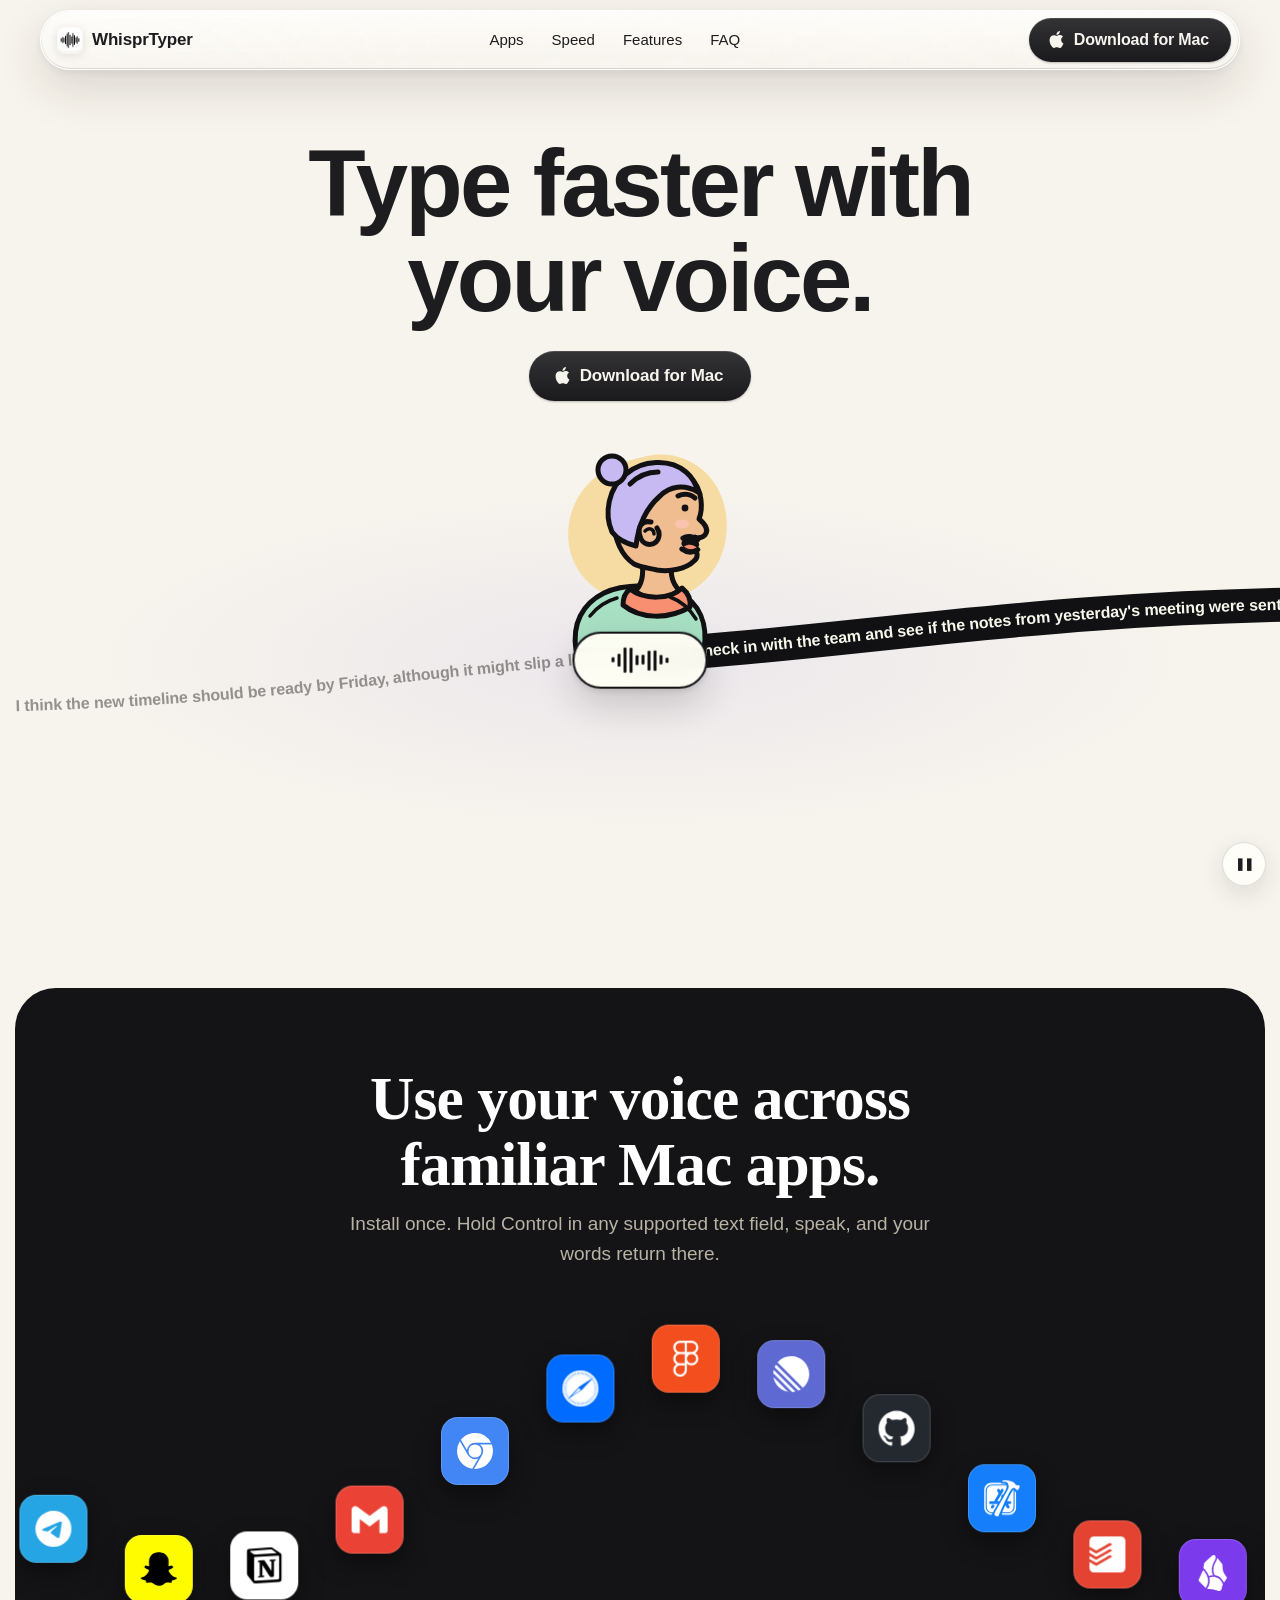
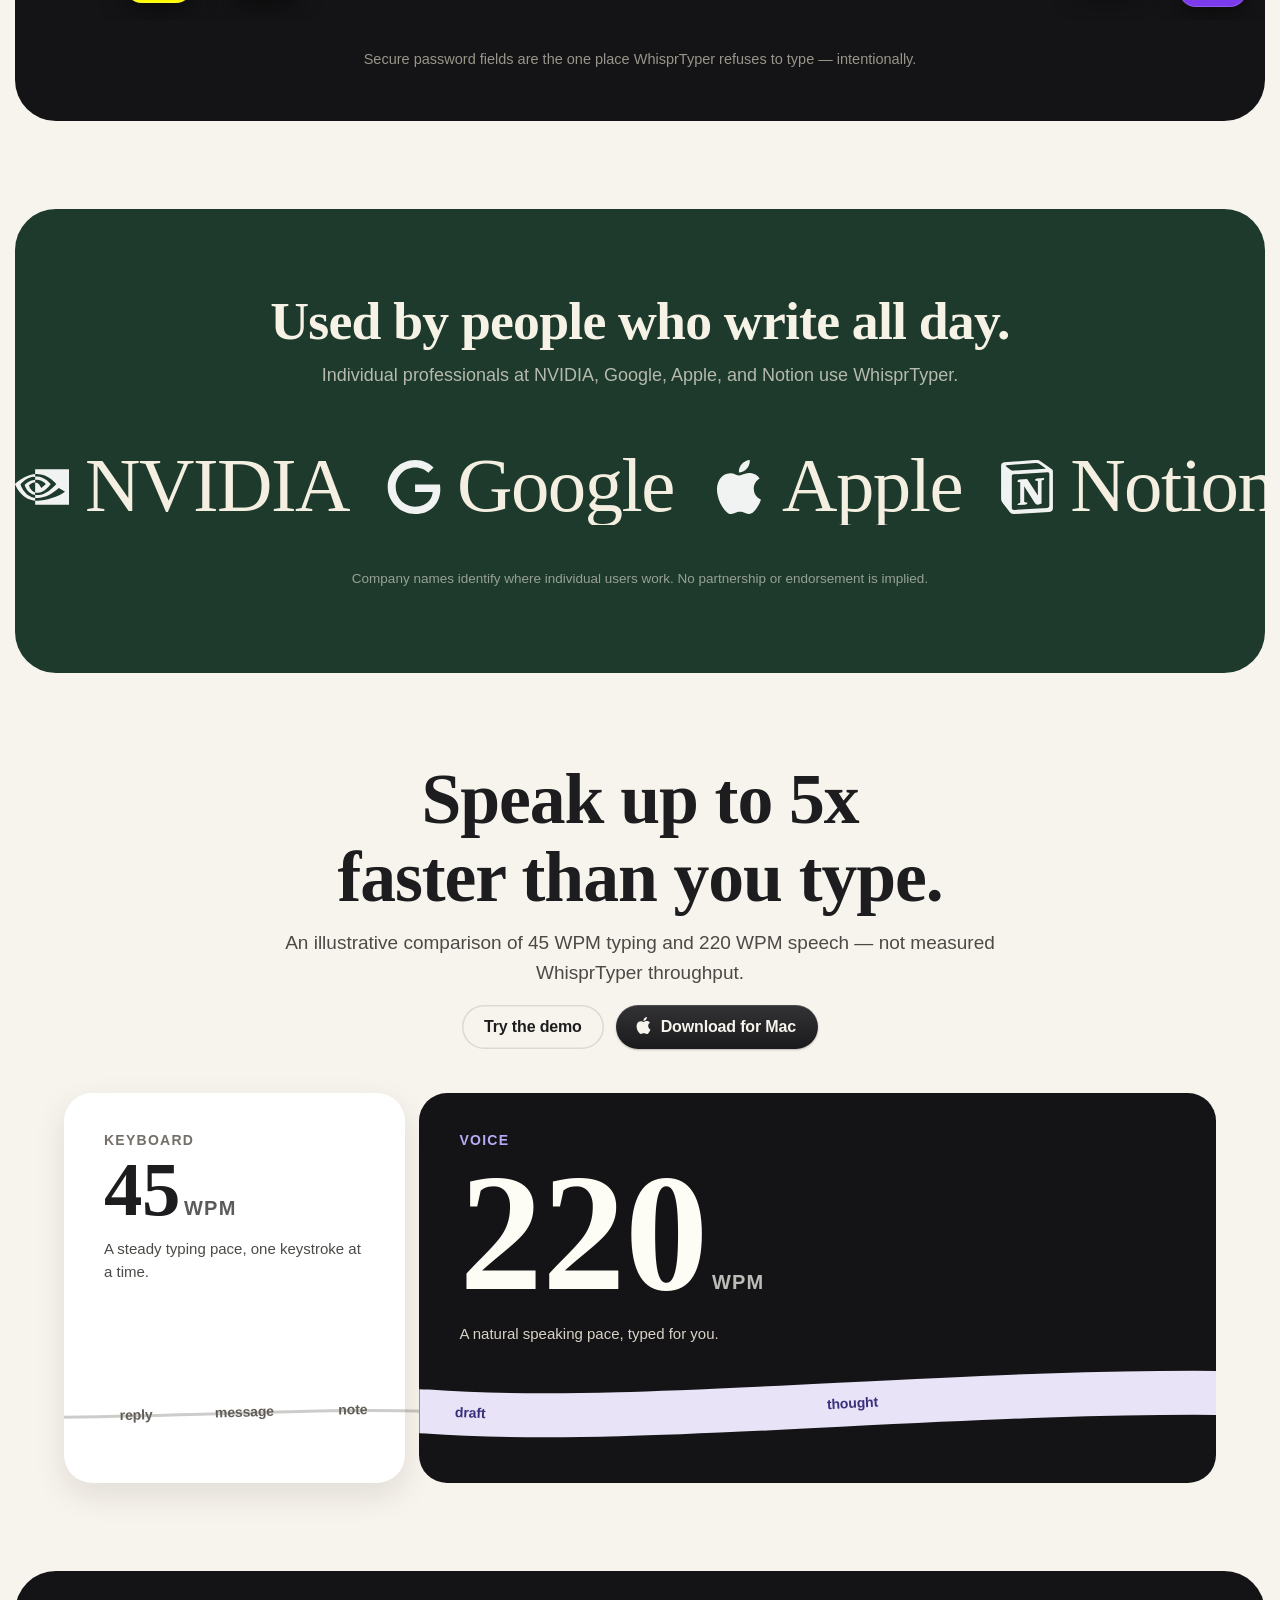
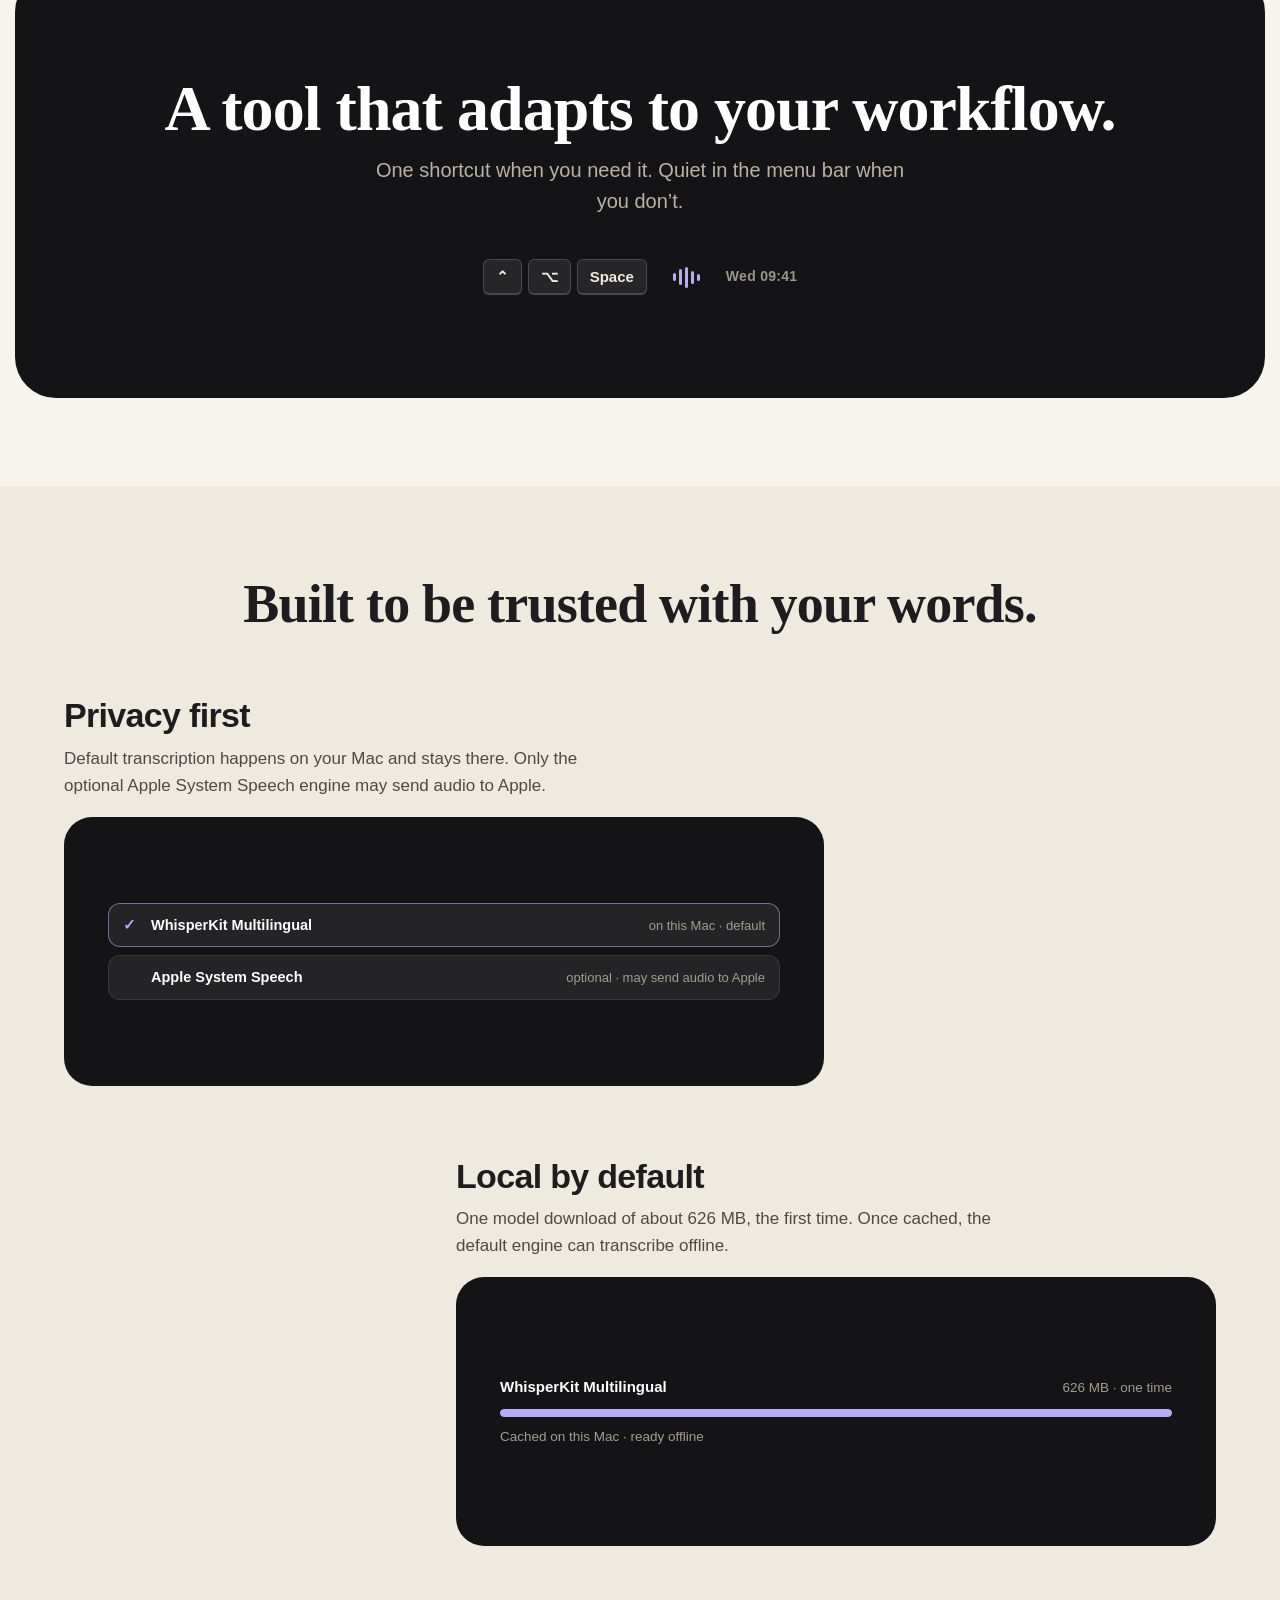
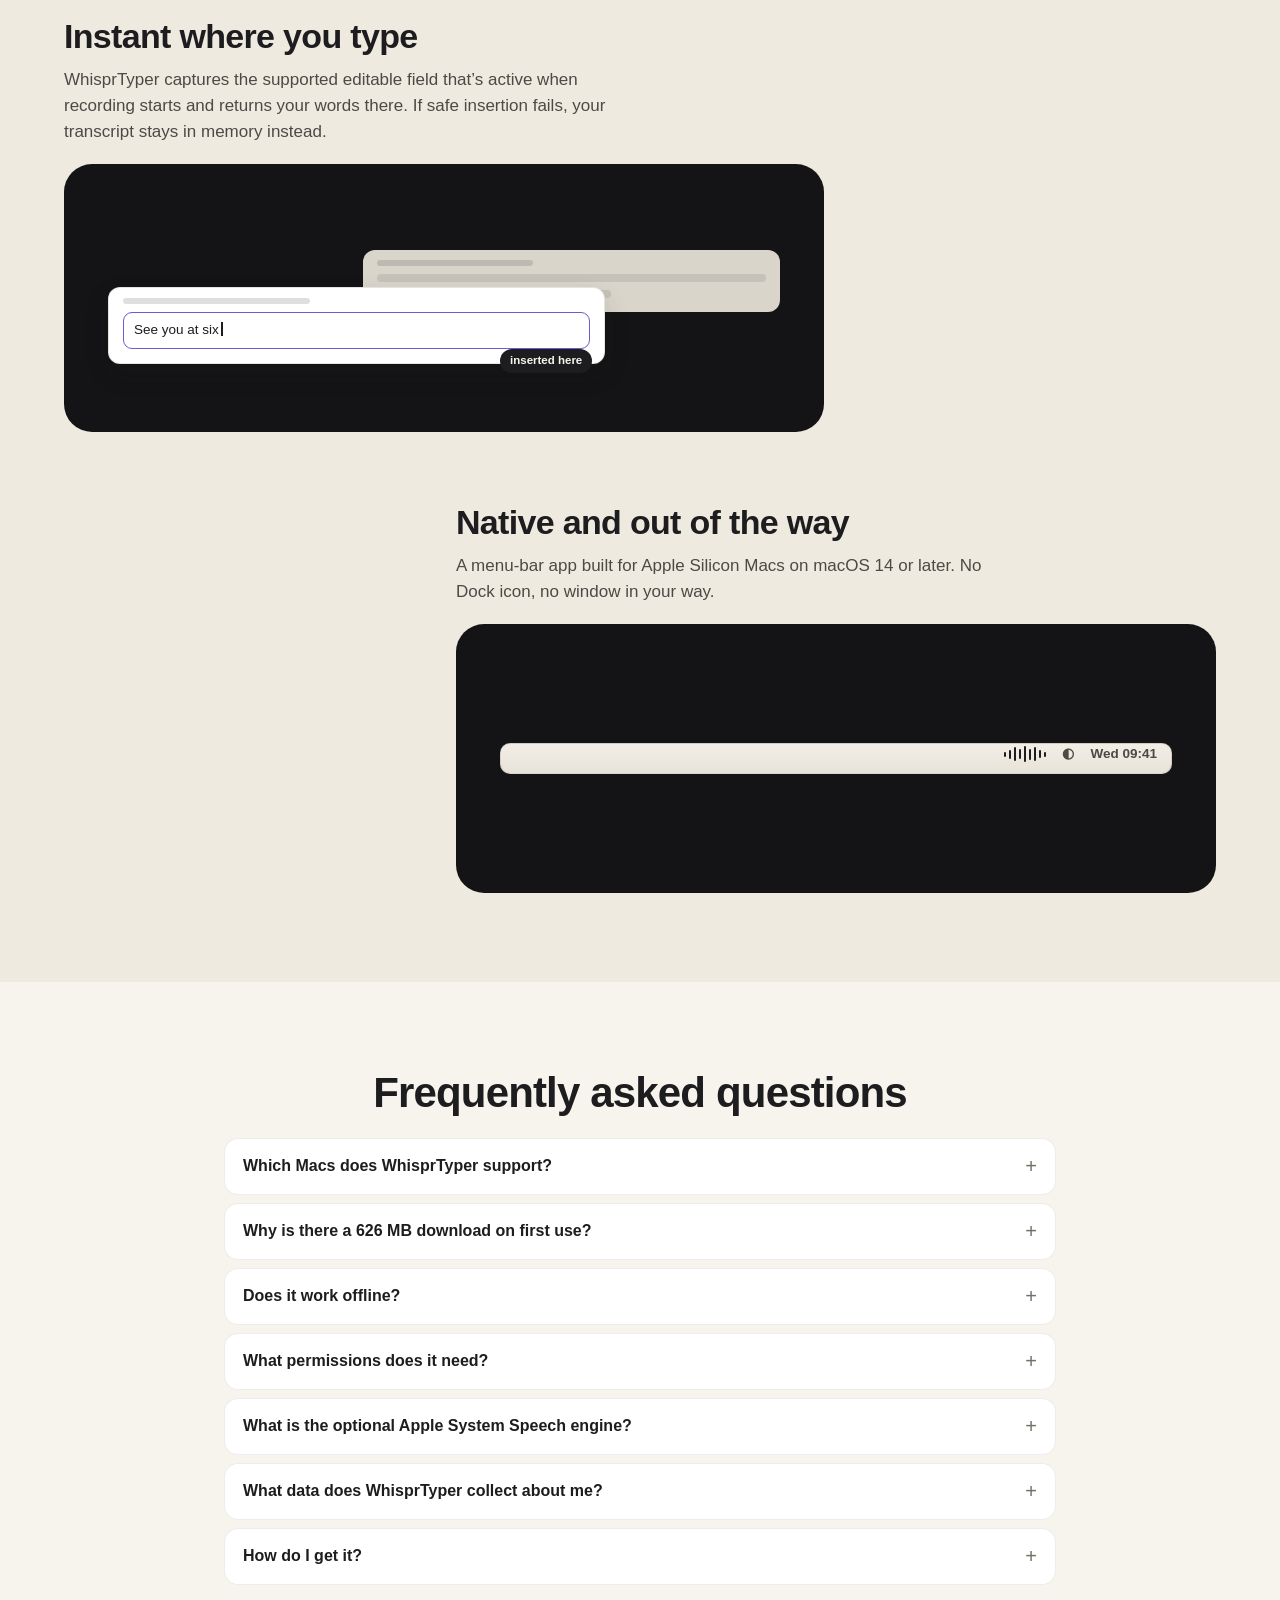
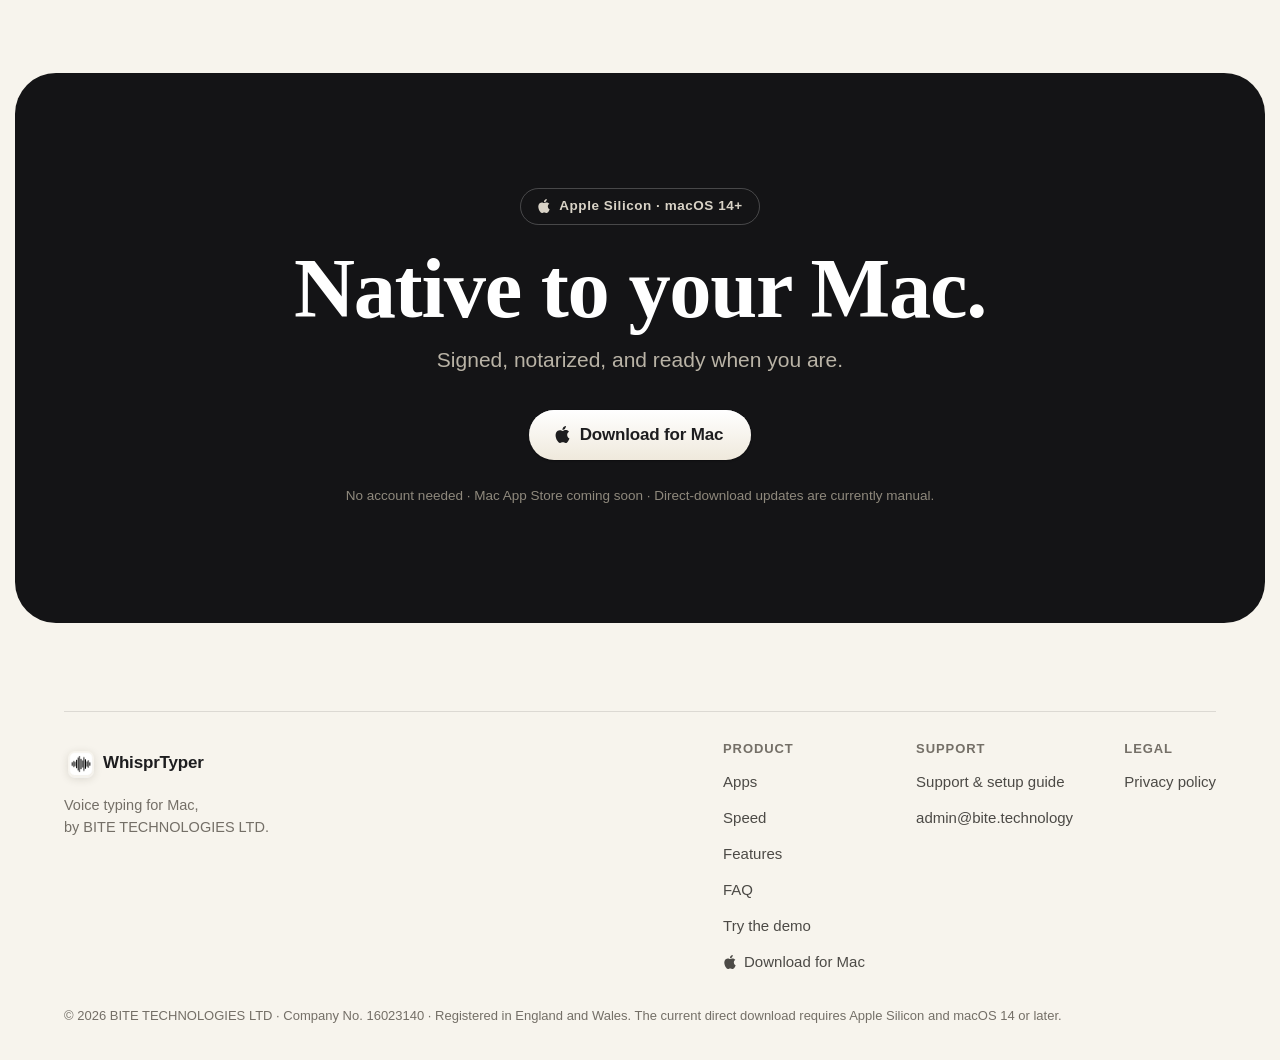
<file: index.html>
<!doctype html>
<html lang="en">
<head>
<meta charset="utf-8">
<meta name="viewport" content="width=device-width, initial-scale=1">
<title>WhisprTyper — Voice typing for Mac</title>
<meta name="description" content="Hold Control, speak naturally, and let go. WhisprTyper types the finished words into the Mac app you were using. On-device by default, no account, no transcript history.">
<link rel="canonical" href="https://whispr.bite.technology/">
<meta name="theme-color" content="#f7f4ed">
<link rel="icon" type="image/png" href="assets/whisprtyper-icon.png">
<link rel="apple-touch-icon" href="assets/whisprtyper-icon.png">
<meta property="og:type" content="website">
<meta property="og:site_name" content="WhisprTyper">
<meta property="og:title" content="WhisprTyper — Voice typing for Mac">
<meta property="og:description" content="Hold Control, speak naturally, and let go. WhisprTyper types the finished words into the Mac app you were using. On-device by default, no account, no transcript history.">
<meta property="og:url" content="https://whispr.bite.technology/">
<meta property="og:image" content="https://whispr.bite.technology/assets/whisprtyper-share-v2.png">
<meta property="og:image:url" content="https://whispr.bite.technology/assets/whisprtyper-share-v2.png">
<meta property="og:image:secure_url" content="https://whispr.bite.technology/assets/whisprtyper-share-v2.png">
<meta property="og:image:type" content="image/png">
<meta property="og:image:width" content="1200">
<meta property="og:image:height" content="630">
<meta property="og:image:alt" content="WhisprTyper — private, native voice typing for Apple Silicon Macs">
<meta name="twitter:card" content="summary_large_image">
<meta name="twitter:title" content="WhisprTyper — Voice typing for Mac">
<meta name="twitter:description" content="Hold Control, speak naturally, and let go. WhisprTyper types the finished words into the Mac app you were using.">
<meta name="twitter:image" content="https://whispr.bite.technology/assets/whisprtyper-share-v2.png">
<meta name="twitter:image:alt" content="WhisprTyper — private, native voice typing for Apple Silicon Macs">
<link rel="stylesheet" href="styles.css">
<script>window.umamiBeforeSend=(type,payload)=>({...payload,url:payload.url?payload.url.split(/[?#]/,1)[0]:payload.url,referrer:""});</script>
<script async src="https://alessandros-mac-mini.tail820b4f.ts.net/script.js" data-website-id="5f59d578-a3c4-48fa-ad6b-1b1a7de22acc" data-do-not-track="true" data-exclude-search="true" data-exclude-hash="true" data-before-send="umamiBeforeSend"></script>
<script>document.documentElement.classList.add('js');</script>
<script type="application/ld+json">
{
  "@context": "https://schema.org",
  "@type": "SoftwareApplication",
  "name": "WhisprTyper",
  "operatingSystem": "macOS 14 or later",
  "softwareVersion": "1.0",
  "softwareRequirements": "macOS 14 or later on Apple silicon",
  "downloadUrl": "https://github.com/bitetechnology/whisprtyper/releases/download/v1.0.0/WhisprTyper-1.0.zip",
  "applicationCategory": "ProductivityApplication",
  "description": "Menu-bar voice typing app for Mac. The default WhisperKit Multilingual engine transcribes on-device after a one-time model download; no account, ads, analytics, or transcript history.",
  "image": "https://whispr.bite.technology/assets/whisprtyper-icon.png",
  "url": "https://whispr.bite.technology/",
  "publisher": {
    "@type": "Organization",
    "name": "BITE TECHNOLOGIES LTD",
    "email": "admin@bite.technology"
  }
}
</script>
</head>
<body>

<svg class="svg-defs" aria-hidden="true" focusable="false" width="0" height="0">
  <symbol id="apple-mark-def" viewBox="0 0 24 24"><path d="M12.152 6.896c-.948 0-2.415-1.078-3.96-1.04-2.04.027-3.91 1.183-4.961 3.014-2.117 3.675-.546 9.103 1.519 12.09 1.013 1.454 2.208 3.09 3.792 3.039 1.52-.065 2.09-.987 3.935-.987 1.831 0 2.35.987 3.96.948 1.637-.026 2.676-1.48 3.676-2.948 1.156-1.688 1.636-3.325 1.662-3.415-.039-.013-3.182-1.221-3.22-4.857-.026-3.04 2.48-4.494 2.597-4.559-1.429-2.09-3.623-2.324-4.39-2.376-2-.156-3.675 1.09-4.61 1.09zM15.53 3.83c.843-1.012 1.4-2.427 1.245-3.83-1.207.052-2.662.805-3.532 1.818-.78.896-1.454 2.338-1.273 3.714 1.338.104 2.715-.688 3.559-1.701"/></symbol>
</svg>

<a class="skip-link" href="#main">Skip to content</a>
<button class="motion-toggle" id="motion-toggle" type="button" aria-label="Pause animations" aria-pressed="false" title="Pause animations">
  <span class="motion-toggle-glyph" aria-hidden="true">❚❚</span>
</button>

<header class="site-header">
  <nav class="nav" aria-label="Main">
    <a class="nav-brand" href="#top">
      <img src="assets/whisprtyper-icon.png" alt="" width="26" height="26">
      <span>WhisprTyper</span>
    </a>
    <ul class="nav-links">
      <li><a href="#apps">Apps</a></li>
      <li><a href="#speed">Speed</a></li>
      <li><a href="#features">Features</a></li>
      <li><a href="#faq">FAQ</a></li>
    </ul>
    <a class="button button-ink nav-cta" href="https://github.com/bitetechnology/whisprtyper/releases/download/v1.0.0/WhisprTyper-1.0.zip"><svg class="apple-mark" viewBox="0 0 24 24" aria-hidden="true" focusable="false"><use href="#apple-mark-def"></use></svg>Download for Mac</a>
  </nav>
</header>

<main id="main">

  <!-- Hero -->
  <section class="hero" id="top">
    <h1 class="hero-title">Type faster with your voice.</h1>
    <div class="hero-actions">
      <a class="button button-ink button-lg" href="https://github.com/bitetechnology/whisprtyper/releases/download/v1.0.0/WhisprTyper-1.0.zip"><svg class="apple-mark" viewBox="0 0 24 24" aria-hidden="true" focusable="false"><use href="#apple-mark-def"></use></svg>Download for Mac</a>
    </div>

    <figure class="hero-flow">
      <div class="hero-stage" id="hero-stage" aria-hidden="true">
        <svg class="stage-curves" viewBox="0 0 1000 380" preserveAspectRatio="xMidYMid meet" focusable="false">
          <defs>
            <path id="hero-path" d="M -75.00 257.00 C 183.75 257.00 327.50 221.00 500.00 209.00 C 672.50 197.00 816.25 161.00 1075.00 161.00"></path>
            <clipPath id="hero-clip-in"><rect id="hero-clip-in-rect" x="-400" y="-200" width="900" height="780"></rect></clipPath>
            <clipPath id="hero-clip-out"><rect id="hero-clip-out-rect" x="500" y="-200" width="900" height="780"></rect></clipPath>
          </defs>
          <use class="hero-ribbon" href="#hero-path" clip-path="url(#hero-clip-out)" stroke-width="34" transform="translate(0 -5)"></use>
          <g class="hero-layer hero-layer-in" clip-path="url(#hero-clip-in)">
            <text class="hero-sentence-copy hero-sentence-in"><textPath href="#hero-path" startOffset="0">I think the new timeline should be ready by Friday, although it might slip a little, so can you check in with the team and see if the notes from yesterday's meeting were sent out, or if they are still waiting.</textPath></text>
            <text class="hero-sentence-copy hero-sentence-in"><textPath href="#hero-path" startOffset="-6000">I think the new timeline should be ready by Friday, although it might slip a little, so can you check in with the team and see if the notes from yesterday's meeting were sent out, or if they are still waiting.</textPath></text>
          </g>
          <g class="hero-layer hero-layer-out" clip-path="url(#hero-clip-out)">
            <text class="hero-sentence-copy hero-sentence-out"><textPath href="#hero-path" startOffset="0">I think the new timeline should be ready by Friday, although it might slip a little, so can you check in with the team and see if the notes from yesterday's meeting were sent out, or if they are still waiting.</textPath></text>
            <text class="hero-sentence-copy hero-sentence-out"><textPath href="#hero-path" startOffset="-6000">I think the new timeline should be ready by Friday, although it might slip a little, so can you check in with the team and see if the notes from yesterday's meeting were sent out, or if they are still waiting.</textPath></text>
          </g>
        </svg>
        <div class="hero-avatar" aria-hidden="true">
          <svg viewBox="0 0 220 210" role="presentation" focusable="false">
            <path class="hero-avatar-backdrop" d="M117 16C155 8 191 34 196 74C201 112 182 146 146 158C108 170 64 160 46 126C28 92 42 46 80 28C92 22 104 19 117 16Z"></path>
            <path class="hero-avatar-torso hero-avatar-ink" d="M46 210C42 184 52 164 74 153C92 144 130 143 148 152C170 163 178 184 174 210Z"></path>
            <path class="hero-avatar-neck hero-avatar-ink" d="M112 122C114 136 112 145 105 151C117 161 139 161 149 150C142 143 140 133 142 122Z"></path>
            <path class="hero-avatar-head hero-avatar-ink" d="M104 124C92 116 84 100 84 80C84 48 108 26 136 28C156 29 169 42 171 60C172 68 171 74 169 79C175 84 179 90 175 95C172 98 168 98 165 97C166 102 166 106 165 110C168 113 168 118 164 121C156 129 140 132 127 130C118 128 110 127 104 124Z"></path>
            <path class="hero-avatar-hair hero-avatar-ink" d="M82 92C74 74 78 48 96 34C112 20 140 18 156 32C162 37 166 44 168 52C154 44 140 46 130 56C114 70 108 88 106 106C98 104 88 100 82 92Z"></path>
            <circle class="hero-avatar-bun hero-avatar-ink" cx="82" cy="30" r="14"></circle>
            <path class="hero-avatar-hair-accent" d="M100 44C108 36 118 32 128 32"></path>
            <path class="hero-avatar-ear hero-avatar-ink" d="M121 82C112 80 107 87 110 96C112 104 120 107 126 102C130 98 130 92 127 88"></path>
            <path class="hero-avatar-ear-line" d="M115 91C119 87 124 89 124 94"></path>
            <path class="hero-avatar-brow" d="M148 56C154 53 161 54 165 58"></path>
            <circle class="hero-avatar-eye" cx="155" cy="68" r="3.4"></circle>
            <ellipse class="hero-avatar-blush" cx="152" cy="84" rx="7" ry="4.5"></ellipse>
            <g class="hero-avatar-mouth" transform="translate(152 97) rotate(6)">
              <g class="hero-avatar-mouth-open">
                <ellipse class="hero-avatar-mouth-cavity" cx="9" cy="6" rx="9" ry="6"></ellipse>
                <path class="hero-avatar-tongue" d="M3 9C7 6 12 6 16 9C13 12 6 12 3 9Z"></path>
              </g>
              <path class="hero-avatar-upper-lip" d="M1 1C5 -2 11 -2 16 1"></path>
              <path class="hero-avatar-lower-lip" d="M1 12C6 15 12 15 17 11"></path>
            </g>
            <path class="hero-avatar-collar hero-avatar-ink" d="M100 149C114 160 140 160 152 148C158 153 161 160 160 167C138 180 110 179 93 165C93 158 96 152 100 149Z"></path>
            <path class="hero-avatar-shirt-line" d="M60 176C67 167 76 161 87 158M140 157C151 161 160 169 166 179"></path>
          </svg>
        </div>
        <div class="voice-pill hero-pill" data-state="recording">
          <span class="pill-wave"><i></i><i></i><i></i><i></i><i></i><i></i><i></i><i></i><i></i><i></i></span>
        </div>
      </div>
    </figure>
  </section>

  <!-- 1. App compatibility train -->
  <section class="bleed" id="apps" aria-labelledby="apps-title">
    <div class="ink-card apps-band">
      <div class="apps-head">
        <h2 id="apps-title">Use your voice across familiar Mac apps.</h2>
        <p class="apps-lede">Install once. Hold Control in any supported text field, speak, and your words return there.</p>
      </div>
      <div class="apps-stage" id="apps-stage">
        <ul class="app-train" id="app-train" aria-label="Apps WhisprTyper types into">
          <li class="app-tile" data-app="discord" style="--tile:#5865F2">
            <span class="visually-hidden">Discord</span>
            <img src="assets/app-icons/discord.svg" alt="" width="30" height="30" loading="lazy">
          </li>
          <li class="app-tile" data-app="telegram" style="--tile:#26A5E4">
            <span class="visually-hidden">Telegram</span>
            <img src="assets/app-icons/telegram.svg" alt="" width="30" height="30" loading="lazy">
          </li>
          <li class="app-tile app-tile-bright" data-app="snapchat" style="--tile:#FFFC00">
            <span class="visually-hidden">Snapchat</span>
            <img src="assets/app-icons/snapchat.svg" alt="" width="30" height="30" loading="lazy">
          </li>
          <li class="app-tile app-tile-bright" data-app="notion" style="--tile:#FFFFFF">
            <span class="visually-hidden">Notion</span>
            <img src="assets/app-icons/notion.svg" alt="" width="30" height="30" loading="lazy">
          </li>
          <li class="app-tile" data-app="gmail" style="--tile:#EA4335">
            <span class="visually-hidden">Gmail</span>
            <img src="assets/app-icons/gmail.svg" alt="" width="30" height="30" loading="lazy">
          </li>
          <li class="app-tile" data-app="googlechrome" style="--tile:#4285F4">
            <span class="visually-hidden">Google Chrome</span>
            <img src="assets/app-icons/googlechrome.svg" alt="" width="30" height="30" loading="lazy">
          </li>
          <li class="app-tile" data-app="safari" style="--tile:#006CFF">
            <span class="visually-hidden">Safari</span>
            <img src="assets/app-icons/safari.svg" alt="" width="30" height="30" loading="lazy">
          </li>
          <li class="app-tile" data-app="figma" style="--tile:#F24E1E">
            <span class="visually-hidden">Figma</span>
            <img src="assets/app-icons/figma.svg" alt="" width="30" height="30" loading="lazy">
          </li>
          <li class="app-tile" data-app="linear" style="--tile:#5E6AD2">
            <span class="visually-hidden">Linear</span>
            <img src="assets/app-icons/linear.svg" alt="" width="30" height="30" loading="lazy">
          </li>
          <li class="app-tile" data-app="github" style="--tile:#24292F">
            <span class="visually-hidden">GitHub</span>
            <img src="assets/app-icons/github.svg" alt="" width="30" height="30" loading="lazy">
          </li>
          <li class="app-tile" data-app="xcode" style="--tile:#147EFB">
            <span class="visually-hidden">Xcode</span>
            <img src="assets/app-icons/xcode.svg" alt="" width="30" height="30" loading="lazy">
          </li>
          <li class="app-tile" data-app="todoist" style="--tile:#E44332">
            <span class="visually-hidden">Todoist</span>
            <img src="assets/app-icons/todoist.svg" alt="" width="30" height="30" loading="lazy">
          </li>
          <li class="app-tile" data-app="obsidian" style="--tile:#7C3AED">
            <span class="visually-hidden">Obsidian</span>
            <img src="assets/app-icons/obsidian.svg" alt="" width="30" height="30" loading="lazy">
          </li>
          <li class="app-tile" data-app="zoom" style="--tile:#0B5CFF">
            <span class="visually-hidden">Zoom</span>
            <img src="assets/app-icons/zoom.svg" alt="" width="30" height="30" loading="lazy">
          </li>
          <li class="app-tile" data-app="x" style="--tile:#111113">
            <span class="visually-hidden">X</span>
            <img src="assets/app-icons/x.svg" alt="" width="30" height="30" loading="lazy">
          </li>
          <li class="app-tile" data-app="instagram" style="--tile:#FF0069">
            <span class="visually-hidden">Instagram</span>
            <img src="assets/app-icons/instagram.svg" alt="" width="30" height="30" loading="lazy">
          </li>
          <li class="app-tile" data-app="whatsapp" style="--tile:#25D366">
            <span class="visually-hidden">WhatsApp</span>
            <img src="assets/app-icons/whatsapp.svg" alt="" width="30" height="30" loading="lazy">
          </li>
          <li class="app-tile" data-app="messenger" style="--tile:#00B2FF">
            <span class="visually-hidden">Messenger</span>
            <img src="assets/app-icons/messenger.svg" alt="" width="30" height="30" loading="lazy">
          </li>
          <li class="app-tile" data-app="googledrive" style="--tile:#4285F4">
            <span class="visually-hidden">Google Drive</span>
            <img src="assets/app-icons/googledrive.svg" alt="" width="30" height="30" loading="lazy">
          </li>
          <li class="app-tile" data-app="reddit" style="--tile:#FF4500">
            <span class="visually-hidden">Reddit</span>
            <img src="assets/app-icons/reddit.svg" alt="" width="30" height="30" loading="lazy">
          </li>
          <li class="app-tile" data-app="spotify" style="--tile:#1DB954">
            <span class="visually-hidden">Spotify</span>
            <img src="assets/app-icons/spotify.svg" alt="" width="30" height="30" loading="lazy">
          </li>
          <li class="app-tile" data-app="firefoxbrowser" style="--tile:#FF7139">
            <span class="visually-hidden">Firefox Browser</span>
            <img src="assets/app-icons/firefoxbrowser.svg" alt="" width="30" height="30" loading="lazy">
          </li>
          <li class="app-tile" data-app="dropbox" style="--tile:#0061FF">
            <span class="visually-hidden">Dropbox</span>
            <img src="assets/app-icons/dropbox.svg" alt="" width="30" height="30" loading="lazy">
          </li>
          <li class="app-tile" data-app="protonmail" style="--tile:#6D4AFF">
            <span class="visually-hidden">Proton Mail</span>
            <img src="assets/app-icons/protonmail.svg" alt="" width="30" height="30" loading="lazy">
          </li>
        </ul>
      </div>
      <p class="apps-note">Secure password fields are the one place WhisprTyper refuses to type — intentionally.</p>
    </div>
  </section>

  <!-- 2. Verified workplace proof -->
  <section class="bleed company-proof" aria-labelledby="company-title">
    <div class="company-card">
      <h2 id="company-title">Used by people who write all day.</h2>
      <p class="company-lede">Individual professionals at NVIDIA, Google, Apple, and Notion use WhisprTyper.</p>
      <div class="company-marquee" data-marquee>
        <div class="company-track">
          <ul class="company-list" aria-label="Workplaces represented among individual WhisprTyper users">
            <li><img src="assets/app-icons/nvidia.svg" alt="" width="48" height="48"><span>NVIDIA</span></li>
            <li><img src="assets/app-icons/google.svg" alt="" width="48" height="48"><span>Google</span></li>
            <li><img src="assets/app-icons/apple.svg" alt="" width="48" height="48"><span>Apple</span></li>
            <li><img src="assets/app-icons/notion.svg" alt="" width="48" height="48"><span>Notion</span></li>
          </ul>
          <ul class="company-list" aria-hidden="true">
            <li><img src="assets/app-icons/nvidia.svg" alt="" width="48" height="48"><span>NVIDIA</span></li>
            <li><img src="assets/app-icons/google.svg" alt="" width="48" height="48"><span>Google</span></li>
            <li><img src="assets/app-icons/apple.svg" alt="" width="48" height="48"><span>Apple</span></li>
            <li><img src="assets/app-icons/notion.svg" alt="" width="48" height="48"><span>Notion</span></li>
          </ul>
        </div>
      </div>
      <p class="company-note">Company names identify where individual users work. No partnership or endorsement is implied.</p>
    </div>
  </section>

  <!-- 3. Speed comparison -->
  <section class="speed" id="speed" aria-labelledby="speed-title">
    <div class="speed-head">
      <h2 id="speed-title">Speak up to 5x faster than you type.</h2>
      <p class="speed-lede">An illustrative comparison of 45 WPM typing and 220 WPM speech — not measured WhisprTyper throughput.</p>
      <div class="speed-actions">
        <a class="button button-ghost" href="demo.html">Try the demo</a>
        <a class="button button-ink" href="https://github.com/bitetechnology/whisprtyper/releases/download/v1.0.0/WhisprTyper-1.0.zip"><svg class="apple-mark" viewBox="0 0 24 24" aria-hidden="true" focusable="false"><use href="#apple-mark-def"></use></svg>Download for Mac</a>
      </div>
    </div>
    <div class="speed-grid" id="speed-flow">
      <article class="speed-card speed-card-keys">
        <h3>Keyboard</h3>
        <p class="wpm"><span class="wpm-num">45</span> <span class="wpm-unit">WPM</span></p>
        <p class="speed-note">A steady typing pace, one keystroke at a time.</p>
      </article>
      <article class="speed-card speed-card-voice">
        <h3>Voice</h3>
        <p class="wpm"><span class="wpm-num">220</span> <span class="wpm-unit">WPM</span></p>
        <p class="speed-note">A natural speaking pace, typed for you.</p>
      </article>
      <div class="speed-flow-stage" aria-hidden="true">
        <svg class="speed-flow-svg" viewBox="0 0 1000 360" preserveAspectRatio="xMidYMid meet" focusable="false">
          <defs>
            <path id="speed-flow-path" d="M -30 286 C 150 286 240 278 310 282 C 540 294 760 254 1030 258"></path>
            <clipPath id="speed-flow-voice-clip"><rect id="speed-flow-voice-clip-rect" x="310" y="0" width="720" height="360"></rect></clipPath>
          </defs>
          <use class="speed-flow-track-base" href="#speed-flow-path"></use>
          <use class="speed-flow-track-voice" href="#speed-flow-path" clip-path="url(#speed-flow-voice-clip)"></use>
          <g class="speed-flow-words">
            <text class="speed-flow-word" data-flow-word data-phase="0.00" transform="translate(18 286)">idea</text>
            <text class="speed-flow-word" data-flow-word data-phase="0.1667" transform="translate(178 282)">reply</text>
            <text class="speed-flow-word speed-flow-word-voice" data-flow-word data-phase="0.3333" transform="translate(390 281)">message</text>
            <text class="speed-flow-word speed-flow-word-voice" data-flow-word data-phase="0.50" transform="translate(590 278)">note</text>
            <text class="speed-flow-word speed-flow-word-voice" data-flow-word data-phase="0.6667" transform="translate(760 266)">draft</text>
            <text class="speed-flow-word speed-flow-word-voice" data-flow-word data-phase="0.8333" transform="translate(920 258)">thought</text>
          </g>
        </svg>
      </div>
    </div>
  </section>

  <!-- 4. Workflow statement -->
  <section class="bleed workflow" aria-labelledby="workflow-title">
    <div class="ink-card workflow-card">
      <h2 id="workflow-title">A tool that adapts to your workflow.</h2>
      <p class="workflow-lede">One shortcut when you need it. Quiet in the menu bar when you don’t.</p>
      <div class="workflow-motif" aria-hidden="true">
        <span class="motif-keys"><kbd>⌃</kbd><kbd>⌥</kbd><kbd>Space</kbd></span>
        <span class="motif-wave"><i></i><i></i><i></i><i></i><i></i></span>
        <span class="motif-clock">Wed 09:41</span>
      </div>
    </div>
  </section>

  <!-- 5. Feature field -->
  <section class="bleed features" id="features" aria-labelledby="features-title">
    <div class="features-inner">
      <h2 id="features-title" class="features-heading">Built to be trusted with your words.</h2>

      <div class="feature-story reveal">
        <div class="feature-copy">
          <h3>Privacy first</h3>
          <p>Default transcription happens on your Mac and stays there. Only the optional Apple System Speech engine may send audio to Apple.</p>
        </div>
        <article class="feature-card">
          <div class="engine-mock" aria-hidden="true">
            <div class="engine-row engine-row-active">
              <span class="engine-check">✓</span>
              <span class="engine-name">WhisperKit Multilingual</span>
              <span class="engine-note">on this Mac · default</span>
            </div>
            <div class="engine-row">
              <span class="engine-check"></span>
              <span class="engine-name">Apple System Speech</span>
              <span class="engine-note">optional · may send audio to Apple</span>
            </div>
          </div>
        </article>
      </div>

      <div class="feature-story feature-story-alt reveal">
        <div class="feature-copy">
          <h3>Local by default</h3>
          <p>One model download of about 626&nbsp;MB, the first time. Once cached, the default engine can transcribe offline.</p>
        </div>
        <article class="feature-card">
          <div class="model-mock" aria-hidden="true">
            <div class="model-row"><span class="model-name">WhisperKit Multilingual</span><span class="model-size">626 MB · one time</span></div>
            <div class="model-bar"><i></i></div>
            <div class="model-status">Cached on this Mac · ready offline</div>
          </div>
        </article>
      </div>

      <div class="feature-story reveal">
        <div class="feature-copy">
          <h3>Instant where you type</h3>
          <p>WhisprTyper captures the supported editable field that’s active when recording starts and returns your words there. If safe insertion fails, your transcript stays in memory instead.</p>
        </div>
        <article class="feature-card">
          <div class="insert-mock" aria-hidden="true">
            <div class="mini-window mini-back"><span class="mini-bar"></span><span class="ghost-line"></span><span class="ghost-line short"></span></div>
            <div class="mini-window mini-front">
              <span class="mini-bar"></span>
              <span class="insert-field">See you at six<span class="caret caret-ink"></span></span>
              <span class="insert-badge">inserted here</span>
            </div>
          </div>
        </article>
      </div>

      <div class="feature-story feature-story-alt reveal">
        <div class="feature-copy">
          <h3>Native and out of the way</h3>
          <p>A menu-bar app built for Apple Silicon Macs on macOS&nbsp;14 or later. No Dock icon, no window in your way.</p>
        </div>
        <article class="feature-card">
          <div class="menubar-mock" aria-hidden="true">
            <span class="menubar-wave"><i></i><i></i><i></i><i></i><i></i><i></i><i></i><i></i><i></i></span>
            <span class="menubar-item">◐</span>
            <span class="menubar-item">Wed 09:41</span>
          </div>
        </article>
      </div>

    </div>
  </section>

  <!-- 6. FAQ -->
  <section class="faq" id="faq" aria-labelledby="faq-title">
    <h2 id="faq-title">Frequently asked questions</h2>
    <div class="faq-list">
      <details>
        <summary>Which Macs does WhisprTyper support?</summary>
        <p>The current direct download requires an Apple Silicon Mac running macOS&nbsp;14 (Sonoma) or later. It’s a Mac-only menu bar app; there is no Intel, Windows, iPhone, or iPad version.</p>
      </details>
      <details>
        <summary>Why is there a 626&nbsp;MB download on first use?</summary>
        <p>The default WhisperKit Multilingual engine runs entirely on your Mac, so the speech model has to live there too. It’s a one-time download of about 626&nbsp;MB, cached locally and reused.</p>
      </details>
      <details>
        <summary>Does it work offline?</summary>
        <p>Yes. Once the model is cached, the default engine transcribes on-device and can work without a network connection. Only the initial model download needs the internet.</p>
      </details>
      <details>
        <summary>What permissions does it need?</summary>
        <p><strong>Microphone</strong>, to hear you, and <strong>Accessibility</strong>, to insert the finished text into the field you were using. <strong>Speech Recognition</strong> permission is requested only if you switch to the optional Apple System Speech engine.</p>
      </details>
      <details>
        <summary>What is the optional Apple System Speech engine?</summary>
        <p>You can choose macOS’s built-in speech recognition instead of WhisperKit. Depending on your macOS version and language, Apple’s engine may send audio to Apple’s servers, governed by Apple’s privacy policy. The default engine stays local.</p>
      </details>
      <details>
        <summary>What data does WhisprTyper collect about me?</summary>
        <p>None through the app: no account, no analytics, no tracking, no ads, and no transcript history. Your most recent transcript is held in memory only for recovery and clears when the app quits. Details are in the <a href="privacy.html">privacy policy</a>.</p>
      </details>
      <details>
        <summary>How do I get it?</summary>
        <p><a href="https://github.com/bitetechnology/whisprtyper/releases/download/v1.0.0/WhisprTyper-1.0.zip"><svg class="apple-mark" viewBox="0 0 24 24" aria-hidden="true" focusable="false"><use href="#apple-mark-def"></use></svg>Download the signed and notarized Apple Silicon build directly</a>. The Mac App Store version is still in preparation.</p>
      </details>
    </div>
  </section>

  <!-- 7. Final native Mac CTA -->
  <section class="bleed final" id="download" aria-labelledby="download-title">
    <div class="ink-card final-card">
      <p class="platform-badge"><svg class="apple-mark" viewBox="0 0 24 24" aria-hidden="true" focusable="false"><use href="#apple-mark-def"></use></svg>Apple Silicon · macOS 14+</p>
      <h2 id="download-title">Native to your Mac.</h2>
      <p class="final-lede">Signed, notarized, and ready when you are.</p>
      <p class="final-action"><a class="button button-paper button-lg" href="https://github.com/bitetechnology/whisprtyper/releases/download/v1.0.0/WhisprTyper-1.0.zip"><svg class="apple-mark" viewBox="0 0 24 24" aria-hidden="true" focusable="false"><use href="#apple-mark-def"></use></svg>Download for Mac</a></p>
      <p class="final-fine">No account needed · Mac App Store coming soon · Direct-download updates are currently manual.</p>
    </div>
  </section>

</main>

<footer class="site-footer">
  <div class="footer-inner">
    <div class="footer-brand">
      <a class="nav-brand" href="#top">
        <img src="assets/whisprtyper-icon.png" alt="" width="26" height="26">
        <span>WhisprTyper</span>
      </a>
      <p>Voice typing for Mac,<br>by BITE TECHNOLOGIES LTD.</p>
    </div>
    <nav class="footer-cols" aria-label="Footer">
      <div>
        <h2>Product</h2>
        <ul>
          <li><a href="#apps">Apps</a></li>
          <li><a href="#speed">Speed</a></li>
          <li><a href="#features">Features</a></li>
          <li><a href="#faq">FAQ</a></li>
          <li><a href="demo.html">Try the demo</a></li>
          <li><a href="https://github.com/bitetechnology/whisprtyper/releases/download/v1.0.0/WhisprTyper-1.0.zip"><svg class="apple-mark" viewBox="0 0 24 24" aria-hidden="true" focusable="false"><use href="#apple-mark-def"></use></svg>Download for Mac</a></li>
        </ul>
      </div>
      <div>
        <h2>Support</h2>
        <ul>
          <li><a href="support.html">Support &amp; setup guide</a></li>
          <li><a href="mailto:admin@bite.technology?subject=WhisprTyper%20Support">admin@bite.technology</a></li>
        </ul>
      </div>
      <div>
        <h2>Legal</h2>
        <ul>
          <li><a href="privacy.html">Privacy policy</a></li>
        </ul>
      </div>
    </nav>
  </div>
  <p class="footer-fine">© 2026 BITE TECHNOLOGIES LTD · Company No. 16023140 · Registered in England and Wales. The current direct download requires Apple Silicon and macOS 14 or later.</p>
</footer>

<script src="script.js" defer></script>
</body>
</html>
</file>
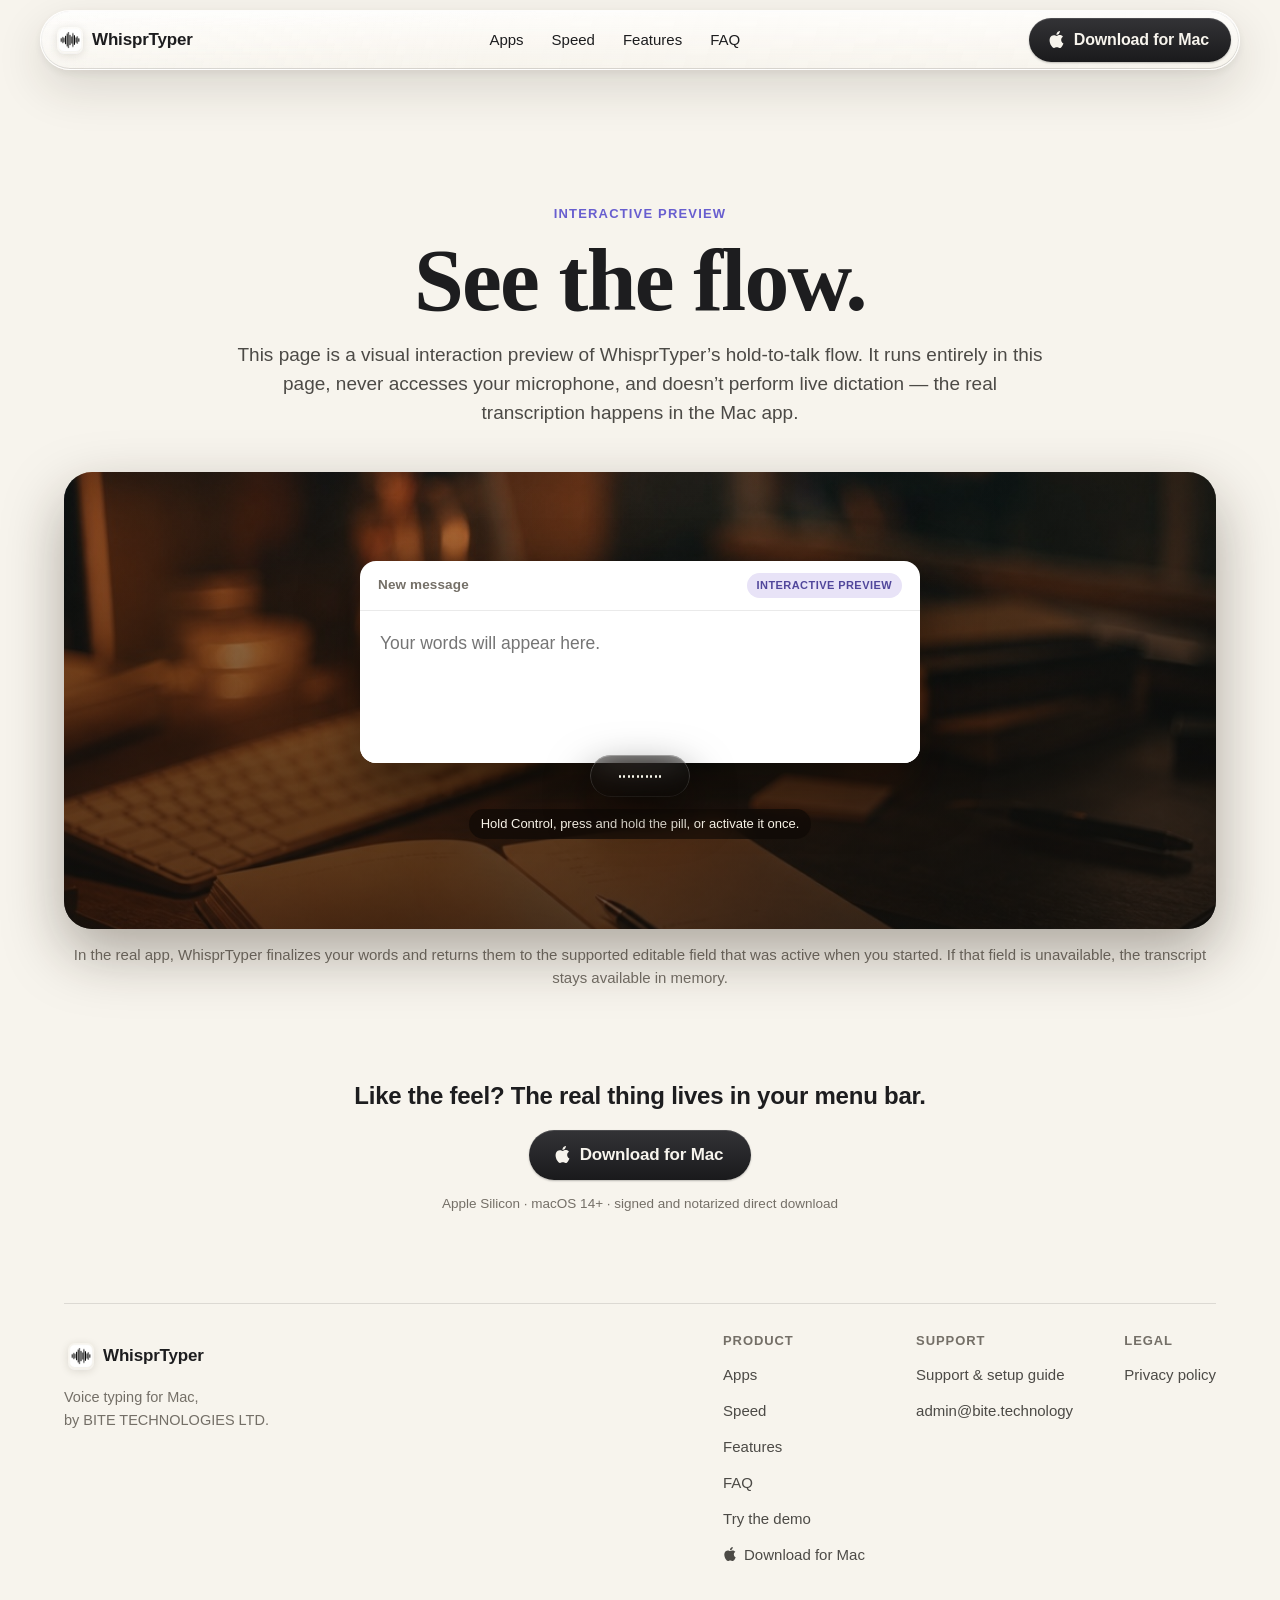
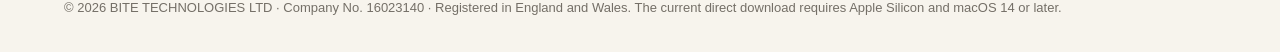
<file: demo.html>
<!doctype html>
<html lang="en">
<head>
<meta charset="utf-8">
<meta name="viewport" content="width=device-width, initial-scale=1">
<title>WhisprTyper demo — See the flow</title>
<meta name="description" content="A visual interaction preview of WhisprTyper’s hold-to-talk flow for Mac. Runs entirely on this page and never accesses your microphone.">
<link rel="canonical" href="https://whispr.bite.technology/demo.html">
<meta name="theme-color" content="#f7f4ed">
<link rel="icon" type="image/png" href="assets/whisprtyper-icon.png">
<link rel="apple-touch-icon" href="assets/whisprtyper-icon.png">
<meta property="og:type" content="website">
<meta property="og:site_name" content="WhisprTyper">
<meta property="og:title" content="WhisprTyper demo — See the flow">
<meta property="og:description" content="A visual interaction preview of WhisprTyper’s hold-to-talk flow for Mac. Runs entirely on this page and never accesses your microphone.">
<meta property="og:url" content="https://whispr.bite.technology/demo.html">
<meta property="og:image" content="https://whispr.bite.technology/assets/whisprtyper-share-v2.png">
<meta property="og:image:url" content="https://whispr.bite.technology/assets/whisprtyper-share-v2.png">
<meta property="og:image:secure_url" content="https://whispr.bite.technology/assets/whisprtyper-share-v2.png">
<meta property="og:image:type" content="image/png">
<meta property="og:image:width" content="1200">
<meta property="og:image:height" content="630">
<meta property="og:image:alt" content="WhisprTyper — private, native voice typing for Apple Silicon Macs">
<meta name="twitter:card" content="summary_large_image">
<meta name="twitter:title" content="WhisprTyper demo — See the flow">
<meta name="twitter:description" content="A visual interaction preview of WhisprTyper’s hold-to-talk flow for Mac. It never accesses your microphone.">
<meta name="twitter:image" content="https://whispr.bite.technology/assets/whisprtyper-share-v2.png">
<meta name="twitter:image:alt" content="WhisprTyper — private, native voice typing for Apple Silicon Macs">
<link rel="stylesheet" href="styles.css">
<script>window.umamiBeforeSend=(type,payload)=>({...payload,url:payload.url?payload.url.split(/[?#]/,1)[0]:payload.url,referrer:""});</script>
<script async src="https://alessandros-mac-mini.tail820b4f.ts.net/script.js" data-website-id="5f59d578-a3c4-48fa-ad6b-1b1a7de22acc" data-do-not-track="true" data-exclude-search="true" data-exclude-hash="true" data-before-send="umamiBeforeSend"></script>
<script>document.documentElement.classList.add('js');</script>
</head>
<body>

<svg class="svg-defs" aria-hidden="true" focusable="false" width="0" height="0">
  <symbol id="apple-mark-def" viewBox="0 0 24 24"><path d="M12.152 6.896c-.948 0-2.415-1.078-3.96-1.04-2.04.027-3.91 1.183-4.961 3.014-2.117 3.675-.546 9.103 1.519 12.09 1.013 1.454 2.208 3.09 3.792 3.039 1.52-.065 2.09-.987 3.935-.987 1.831 0 2.35.987 3.96.948 1.637-.026 2.676-1.48 3.676-2.948 1.156-1.688 1.636-3.325 1.662-3.415-.039-.013-3.182-1.221-3.22-4.857-.026-3.04 2.48-4.494 2.597-4.559-1.429-2.09-3.623-2.324-4.39-2.376-2-.156-3.675 1.09-4.61 1.09zM15.53 3.83c.843-1.012 1.4-2.427 1.245-3.83-1.207.052-2.662.805-3.532 1.818-.78.896-1.454 2.338-1.273 3.714 1.338.104 2.715-.688 3.559-1.701"/></symbol>
</svg>

<a class="skip-link" href="#main">Skip to content</a>

<header class="site-header">
  <nav class="nav" aria-label="Main">
    <a class="nav-brand" href="./">
      <img src="assets/whisprtyper-icon.png" alt="" width="26" height="26">
      <span>WhisprTyper</span>
    </a>
    <ul class="nav-links">
      <li><a href="index.html#apps">Apps</a></li>
      <li><a href="index.html#speed">Speed</a></li>
      <li><a href="index.html#features">Features</a></li>
      <li><a href="index.html#faq">FAQ</a></li>
    </ul>
    <a class="button button-ink nav-cta" href="https://github.com/bitetechnology/whisprtyper/releases/download/v1.0.0/WhisprTyper-1.0.zip"><svg class="apple-mark" viewBox="0 0 24 24" aria-hidden="true" focusable="false"><use href="#apple-mark-def"></use></svg>Download for Mac</a>
  </nav>
</header>

<main id="main">

  <section class="demo-intro">
    <p class="demo-kicker">Interactive preview</p>
    <h1 class="page-title">See the flow.</h1>
    <p class="page-lede">This page is a visual interaction preview of WhisprTyper’s hold-to-talk flow. It runs entirely in this page, never accesses your microphone, and doesn’t perform live dictation — the real transcription happens in the Mac app.</p>
  </section>

  <section class="scene-section" aria-label="Interactive preview of the dictation flow">
    <figure class="scene">
      <div class="scene-inner" id="voice-demo">
        <div class="compose-card">
          <div class="compose-head">
            <label class="compose-title" for="demo-input">New message</label>
            <span class="demo-badge">Interactive preview</span>
          </div>
          <textarea class="compose-input" id="demo-input" rows="4" readonly placeholder="Your words will appear here." data-transcript="Just finished the draft. I can send it over after lunch so you have time to read it before the meeting."></textarea>
        </div>
        <button class="voice-pill" id="demo-pill" type="button" data-state="idle" aria-label="Activate or press and hold to preview dictation" aria-describedby="demo-status">
          <span class="pill-wave" aria-hidden="true"><i></i><i></i><i></i><i></i><i></i><i></i><i></i><i></i><i></i><i></i></span>
          <svg class="pill-spinner" viewBox="0 0 16 16" aria-hidden="true">
            <circle cx="8" cy="8" r="6.5" pathLength="100"></circle>
          </svg>
        </button>
        <p class="demo-status" id="demo-status" aria-live="polite">Hold Control, press and hold the pill, or activate it once.</p>
      </div>
    </figure>
    <p class="scene-caption">In the real app, WhisprTyper finalizes your words and returns them to the supported editable field that was active when you started. If that field is unavailable, the transcript stays available in memory.</p>
  </section>

  <section class="demo-cta" aria-label="Get the app">
    <p class="demo-cta-lede">Like the feel? The real thing lives in your menu bar.</p>
    <a class="button button-ink button-lg" href="https://github.com/bitetechnology/whisprtyper/releases/download/v1.0.0/WhisprTyper-1.0.zip"><svg class="apple-mark" viewBox="0 0 24 24" aria-hidden="true" focusable="false"><use href="#apple-mark-def"></use></svg>Download for Mac</a>
    <p class="demo-cta-fine">Apple Silicon · macOS 14+ · signed and notarized direct download</p>
  </section>

</main>

<footer class="site-footer">
  <div class="footer-inner">
    <div class="footer-brand">
      <a class="nav-brand" href="./">
        <img src="assets/whisprtyper-icon.png" alt="" width="26" height="26">
        <span>WhisprTyper</span>
      </a>
      <p>Voice typing for Mac,<br>by BITE TECHNOLOGIES LTD.</p>
    </div>
    <nav class="footer-cols" aria-label="Footer">
      <div>
        <h2>Product</h2>
        <ul>
          <li><a href="index.html#apps">Apps</a></li>
          <li><a href="index.html#speed">Speed</a></li>
          <li><a href="index.html#features">Features</a></li>
          <li><a href="index.html#faq">FAQ</a></li>
          <li><a href="demo.html">Try the demo</a></li>
          <li><a href="https://github.com/bitetechnology/whisprtyper/releases/download/v1.0.0/WhisprTyper-1.0.zip"><svg class="apple-mark" viewBox="0 0 24 24" aria-hidden="true" focusable="false"><use href="#apple-mark-def"></use></svg>Download for Mac</a></li>
        </ul>
      </div>
      <div>
        <h2>Support</h2>
        <ul>
          <li><a href="support.html">Support &amp; setup guide</a></li>
          <li><a href="mailto:admin@bite.technology?subject=WhisprTyper%20Support">admin@bite.technology</a></li>
        </ul>
      </div>
      <div>
        <h2>Legal</h2>
        <ul>
          <li><a href="privacy.html">Privacy policy</a></li>
        </ul>
      </div>
    </nav>
  </div>
  <p class="footer-fine">© 2026 BITE TECHNOLOGIES LTD · Company No. 16023140 · Registered in England and Wales. The current direct download requires Apple Silicon and macOS 14 or later.</p>
</footer>

<script src="script.js" defer></script>
</body>
</html>
</file>
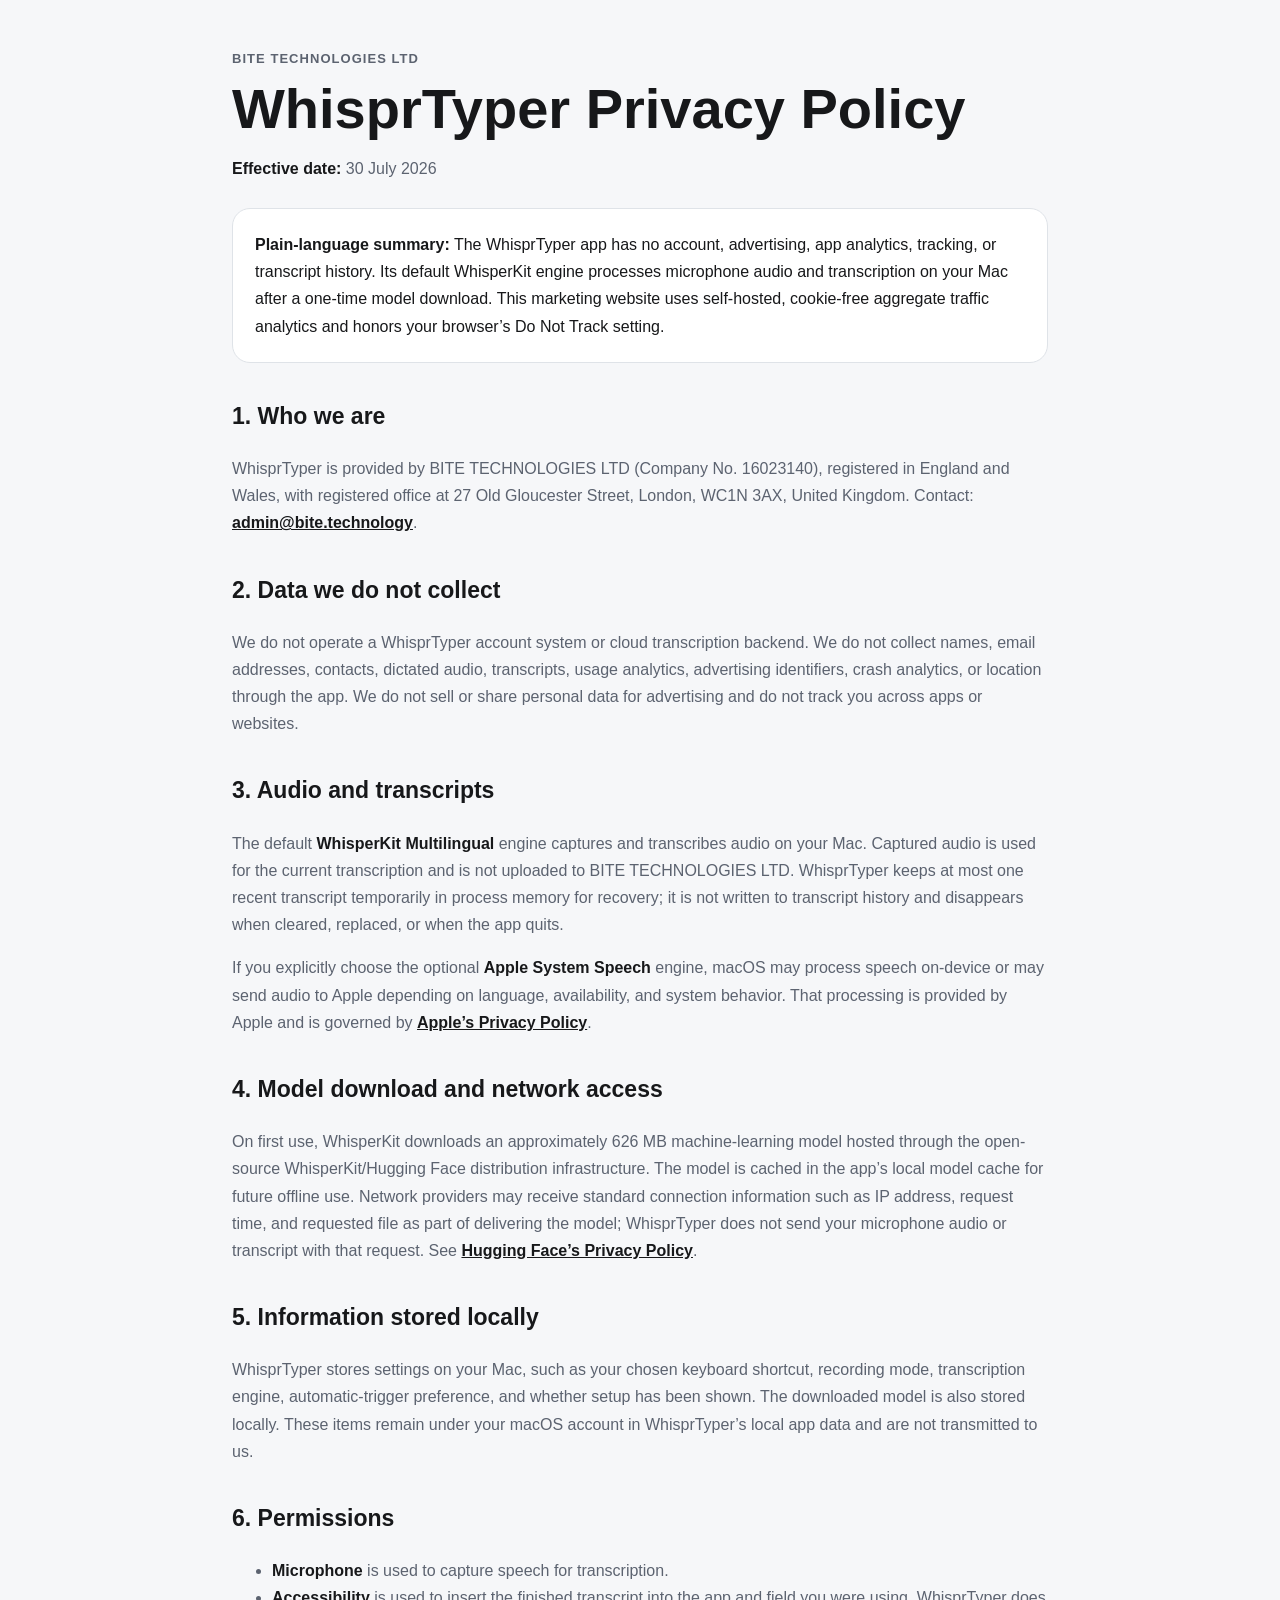
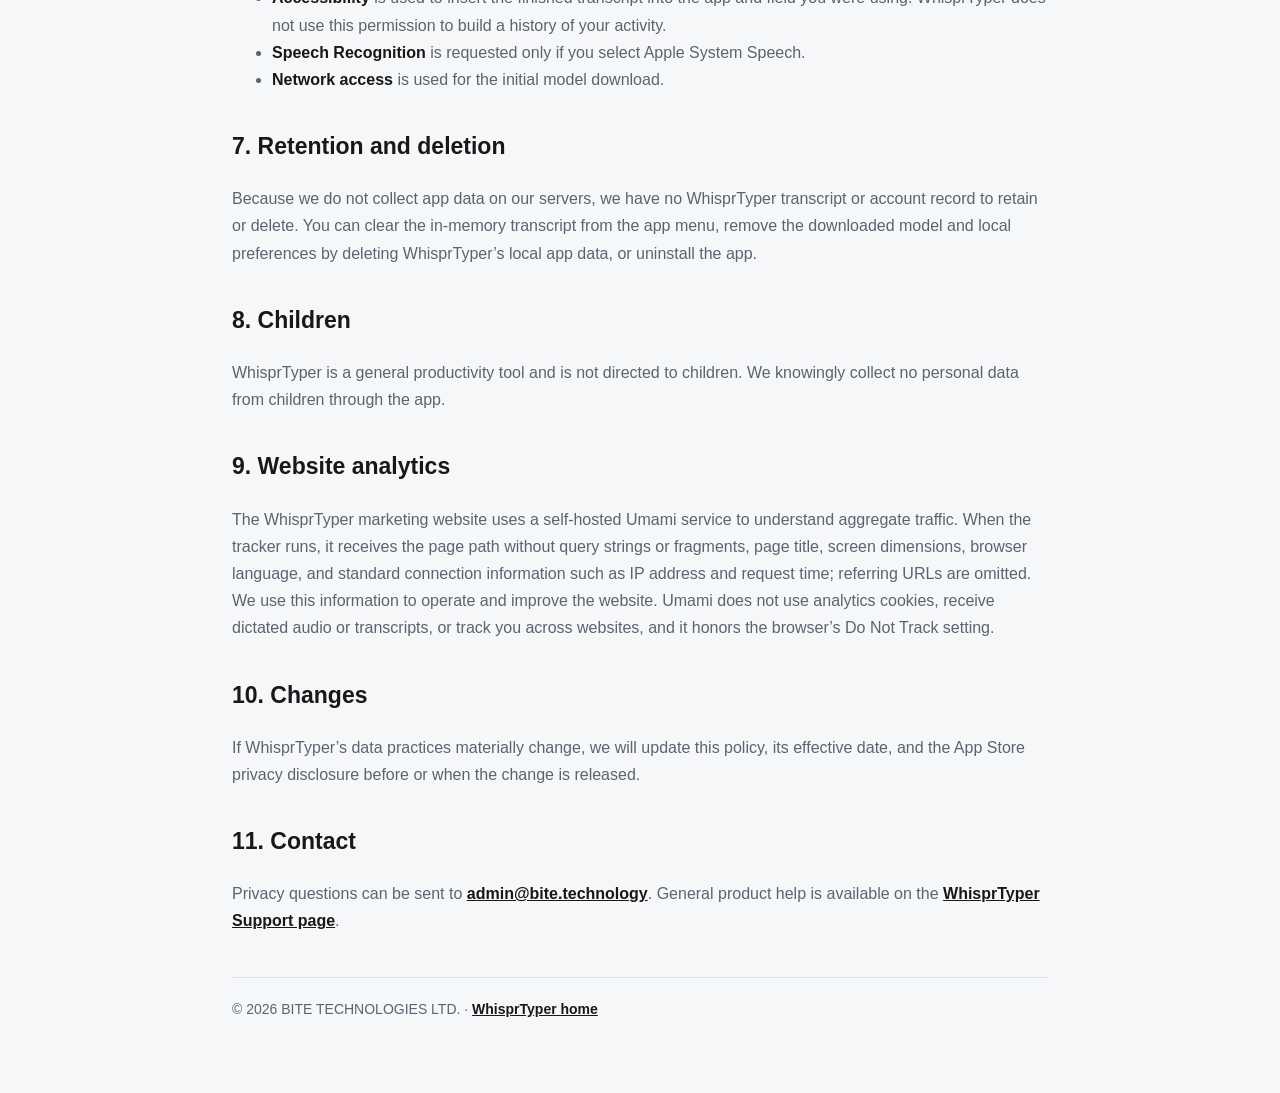
<file: privacy.html>
<!doctype html>
<html lang="en"><head><meta charset="utf-8"><meta name="viewport" content="width=device-width,initial-scale=1"><title>WhisprTyper Privacy Policy | BITE TECHNOLOGIES LTD</title><meta name="description" content="Official privacy policy for WhisprTyper for Mac."><link rel="canonical" href="https://whispr.bite.technology/privacy.html"><style>:root{color-scheme:light dark;--bg:#f6f7f9;--card:#fff;--text:#17181a;--muted:#5c6370;--line:#dfe3e8}@media(prefers-color-scheme:dark){:root{--bg:#111315;--card:#1b1e21;--text:#f5f5f5;--muted:#abb2bd;--line:#34383d}}*{box-sizing:border-box}body{margin:0;background:var(--bg);color:var(--text);font:16px/1.7 -apple-system,BlinkMacSystemFont,"Segoe UI",sans-serif}.wrap{max-width:860px;margin:auto;padding:48px 22px 72px}.eyebrow{font-size:13px;font-weight:700;letter-spacing:.08em;text-transform:uppercase;color:var(--muted)}h1{font-size:clamp(34px,7vw,56px);line-height:1.05;margin:10px 0 8px}h2{font-size:23px;margin-top:34px}p,li{color:var(--muted)}strong{color:var(--text)}.summary{background:var(--card);border:1px solid var(--line);border-radius:18px;padding:22px;margin:26px 0}a{color:var(--text);font-weight:650}footer{border-top:1px solid var(--line);margin-top:42px;padding-top:20px;color:var(--muted);font-size:14px}</style><script>window.umamiBeforeSend=(type,payload)=>({...payload,url:payload.url?payload.url.split(/[?#]/,1)[0]:payload.url,referrer:""});</script><script async src="https://alessandros-mac-mini.tail820b4f.ts.net/script.js" data-website-id="5f59d578-a3c4-48fa-ad6b-1b1a7de22acc" data-do-not-track="true" data-exclude-search="true" data-exclude-hash="true" data-before-send="umamiBeforeSend"></script></head>
<body><main class="wrap"><div class="eyebrow">BITE TECHNOLOGIES LTD</div><h1>WhisprTyper Privacy Policy</h1><p><strong>Effective date:</strong> 30 July 2026</p><div class="summary"><strong>Plain-language summary:</strong> The WhisprTyper app has no account, advertising, app analytics, tracking, or transcript history. Its default WhisperKit engine processes microphone audio and transcription on your Mac after a one-time model download. This marketing website uses self-hosted, cookie-free aggregate traffic analytics and honors your browser’s Do Not Track setting.</div>
<h2>1. Who we are</h2><p>WhisprTyper is provided by BITE TECHNOLOGIES LTD (Company No. 16023140), registered in England and Wales, with registered office at 27 Old Gloucester Street, London, WC1N 3AX, United Kingdom. Contact: <a href="mailto:admin@bite.technology">admin@bite.technology</a>.</p>
<h2>2. Data we do not collect</h2><p>We do not operate a WhisprTyper account system or cloud transcription backend. We do not collect names, email addresses, contacts, dictated audio, transcripts, usage analytics, advertising identifiers, crash analytics, or location through the app. We do not sell or share personal data for advertising and do not track you across apps or websites.</p>
<h2>3. Audio and transcripts</h2><p>The default <strong>WhisperKit Multilingual</strong> engine captures and transcribes audio on your Mac. Captured audio is used for the current transcription and is not uploaded to BITE TECHNOLOGIES LTD. WhisprTyper keeps at most one recent transcript temporarily in process memory for recovery; it is not written to transcript history and disappears when cleared, replaced, or when the app quits.</p><p>If you explicitly choose the optional <strong>Apple System Speech</strong> engine, macOS may process speech on-device or may send audio to Apple depending on language, availability, and system behavior. That processing is provided by Apple and is governed by <a href="https://www.apple.com/legal/privacy/">Apple’s Privacy Policy</a>.</p>
<h2>4. Model download and network access</h2><p>On first use, WhisperKit downloads an approximately 626 MB machine-learning model hosted through the open-source WhisperKit/Hugging Face distribution infrastructure. The model is cached in the app’s local model cache for future offline use. Network providers may receive standard connection information such as IP address, request time, and requested file as part of delivering the model; WhisprTyper does not send your microphone audio or transcript with that request. See <a href="https://huggingface.co/privacy">Hugging Face’s Privacy Policy</a>.</p>
<h2>5. Information stored locally</h2><p>WhisprTyper stores settings on your Mac, such as your chosen keyboard shortcut, recording mode, transcription engine, automatic-trigger preference, and whether setup has been shown. The downloaded model is also stored locally. These items remain under your macOS account in WhisprTyper’s local app data and are not transmitted to us.</p>
<h2>6. Permissions</h2><ul><li><strong>Microphone</strong> is used to capture speech for transcription.</li><li><strong>Accessibility</strong> is used to insert the finished transcript into the app and field you were using. WhisprTyper does not use this permission to build a history of your activity.</li><li><strong>Speech Recognition</strong> is requested only if you select Apple System Speech.</li><li><strong>Network access</strong> is used for the initial model download.</li></ul>
<h2>7. Retention and deletion</h2><p>Because we do not collect app data on our servers, we have no WhisprTyper transcript or account record to retain or delete. You can clear the in-memory transcript from the app menu, remove the downloaded model and local preferences by deleting WhisprTyper’s local app data, or uninstall the app.</p>
<h2>8. Children</h2><p>WhisprTyper is a general productivity tool and is not directed to children. We knowingly collect no personal data from children through the app.</p>
<h2>9. Website analytics</h2><p>The WhisprTyper marketing website uses a self-hosted Umami service to understand aggregate traffic. When the tracker runs, it receives the page path without query strings or fragments, page title, screen dimensions, browser language, and standard connection information such as IP address and request time; referring URLs are omitted. We use this information to operate and improve the website. Umami does not use analytics cookies, receive dictated audio or transcripts, or track you across websites, and it honors the browser’s Do Not Track setting.</p>
<h2>10. Changes</h2><p>If WhisprTyper’s data practices materially change, we will update this policy, its effective date, and the App Store privacy disclosure before or when the change is released.</p>
<h2>11. Contact</h2><p>Privacy questions can be sent to <a href="mailto:admin@bite.technology">admin@bite.technology</a>. General product help is available on the <a href="support.html">WhisprTyper Support page</a>.</p><footer>© 2026 BITE TECHNOLOGIES LTD. · <a href="./">WhisprTyper home</a></footer></main></body></html>
</file>
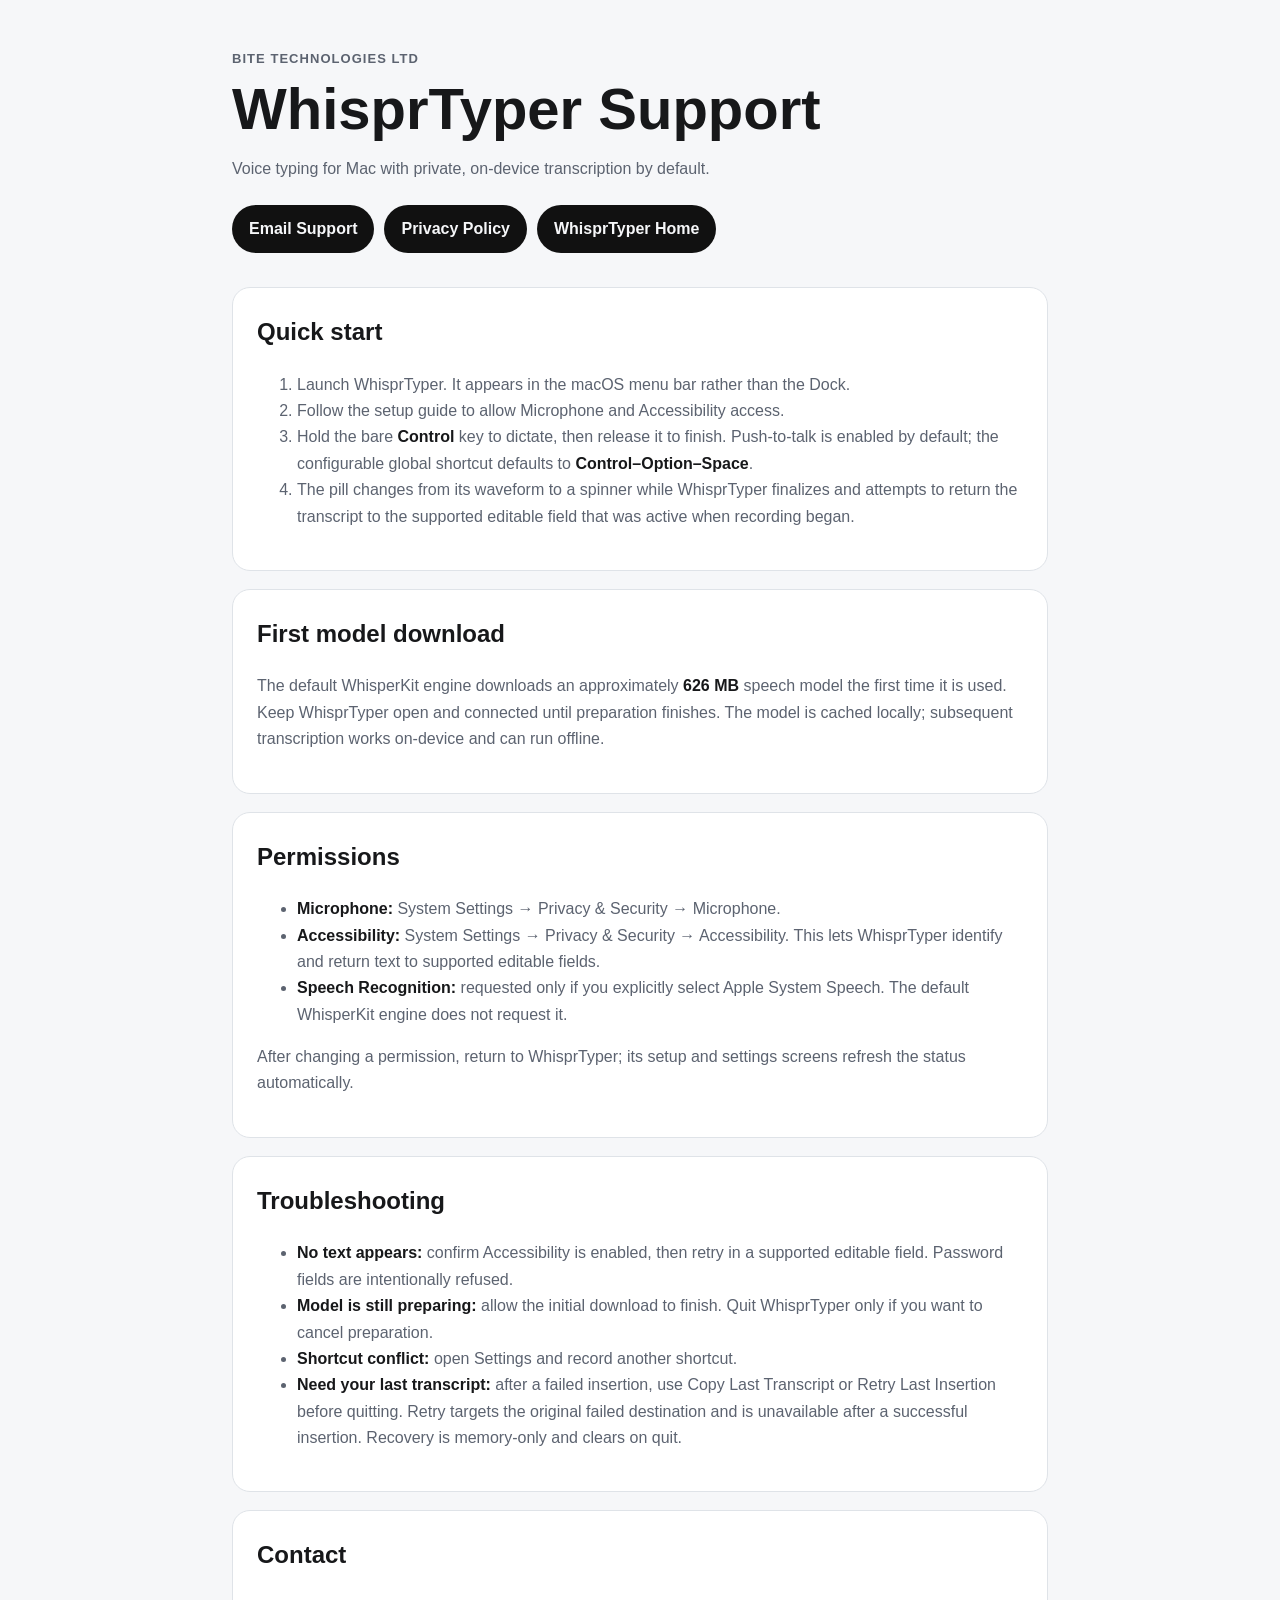
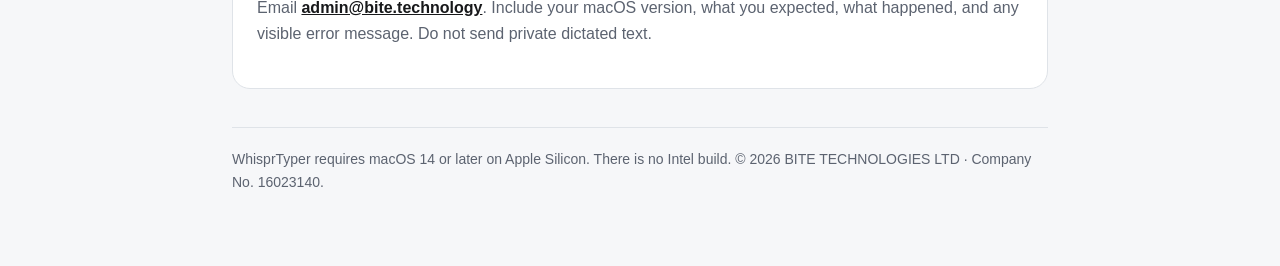
<file: support.html>
<!doctype html>
<html lang="en">
<head><meta charset="utf-8"><meta name="viewport" content="width=device-width,initial-scale=1"><title>WhisprTyper Support | BITE TECHNOLOGIES LTD</title><meta name="description" content="Official support for WhisprTyper, the privacy-first voice typing app for Mac."><link rel="canonical" href="https://whispr.bite.technology/support.html"><style>:root{color-scheme:light dark;--bg:#f6f7f9;--card:#fff;--text:#17181a;--muted:#5c6370;--line:#dfe3e8;--accent:#111}@media(prefers-color-scheme:dark){:root{--bg:#111315;--card:#1b1e21;--text:#f5f5f5;--muted:#abb2bd;--line:#34383d;--accent:#fff}}*{box-sizing:border-box}body{margin:0;background:var(--bg);color:var(--text);font:16px/1.65 -apple-system,BlinkMacSystemFont,"Segoe UI",sans-serif}.wrap{max-width:860px;margin:auto;padding:48px 22px 72px}header{margin-bottom:28px}.eyebrow{font-size:13px;font-weight:700;letter-spacing:.08em;text-transform:uppercase;color:var(--muted)}h1{font-size:clamp(34px,7vw,58px);line-height:1.05;margin:10px 0 14px}h2{margin-top:0;font-size:24px}p,li{color:var(--muted)}strong{color:var(--text)}.card{background:var(--card);border:1px solid var(--line);border-radius:18px;padding:24px;margin:18px 0}a{color:var(--text);font-weight:650}.button{display:inline-block;background:var(--accent);color:var(--bg);padding:11px 17px;border-radius:999px;text-decoration:none;margin:6px 10px 6px 0}.button .apple-mark{width:15px;height:15px;fill:currentColor;vertical-align:-2px;margin-right:8px}footer{border-top:1px solid var(--line);margin-top:38px;padding-top:20px;color:var(--muted);font-size:14px}</style><script>window.umamiBeforeSend=(type,payload)=>({...payload,url:payload.url?payload.url.split(/[?#]/,1)[0]:payload.url,referrer:""});</script><script async src="https://alessandros-mac-mini.tail820b4f.ts.net/script.js" data-website-id="5f59d578-a3c4-48fa-ad6b-1b1a7de22acc" data-do-not-track="true" data-exclude-search="true" data-exclude-hash="true" data-before-send="umamiBeforeSend"></script></head>
<body><main class="wrap"><header><div class="eyebrow">BITE TECHNOLOGIES LTD</div><h1>WhisprTyper Support</h1><p>Voice typing for Mac with private, on-device transcription by default.</p><a class="button" href="mailto:admin@bite.technology?subject=WhisprTyper%20Support">Email Support</a><a class="button" href="privacy.html">Privacy Policy</a><a class="button" href="./">WhisprTyper Home</a></header>
<section class="card"><h2>Quick start</h2><ol><li>Launch WhisprTyper. It appears in the macOS menu bar rather than the Dock.</li><li>Follow the setup guide to allow Microphone and Accessibility access.</li><li>Hold the bare <strong>Control</strong> key to dictate, then release it to finish. Push-to-talk is enabled by default; the configurable global shortcut defaults to <strong>Control–Option–Space</strong>.</li><li>The pill changes from its waveform to a spinner while WhisprTyper finalizes and attempts to return the transcript to the supported editable field that was active when recording began.</li></ol></section>
<section class="card"><h2>First model download</h2><p>The default WhisperKit engine downloads an approximately <strong>626 MB</strong> speech model the first time it is used. Keep WhisprTyper open and connected until preparation finishes. The model is cached locally; subsequent transcription works on-device and can run offline.</p></section>
<section class="card"><h2>Permissions</h2><ul><li><strong>Microphone:</strong> System Settings → Privacy &amp; Security → Microphone.</li><li><strong>Accessibility:</strong> System Settings → Privacy &amp; Security → Accessibility. This lets WhisprTyper identify and return text to supported editable fields.</li><li><strong>Speech Recognition:</strong> requested only if you explicitly select Apple System Speech. The default WhisperKit engine does not request it.</li></ul><p>After changing a permission, return to WhisprTyper; its setup and settings screens refresh the status automatically.</p></section>
<section class="card"><h2>Troubleshooting</h2><ul><li><strong>No text appears:</strong> confirm Accessibility is enabled, then retry in a supported editable field. Password fields are intentionally refused.</li><li><strong>Model is still preparing:</strong> allow the initial download to finish. Quit WhisprTyper only if you want to cancel preparation.</li><li><strong>Shortcut conflict:</strong> open Settings and record another shortcut.</li><li><strong>Need your last transcript:</strong> after a failed insertion, use Copy Last Transcript or Retry Last Insertion before quitting. Retry targets the original failed destination and is unavailable after a successful insertion. Recovery is memory-only and clears on quit.</li></ul></section>
<section class="card"><h2>Contact</h2><p>Email <a href="mailto:admin@bite.technology?subject=WhisprTyper%20Support">admin@bite.technology</a>. Include your macOS version, what you expected, what happened, and any visible error message. Do not send private dictated text.</p></section><footer>WhisprTyper requires macOS 14 or later on Apple Silicon. There is no Intel build. © 2026 BITE TECHNOLOGIES LTD · Company No. 16023140.</footer></main></body></html>
</file>
<file: styles.css>
/* WhisprTyper marketing site
   Surfaces: warm paper canvas, white, soft lavender, warm amber, deep near-black.
   Type: SF system stack, semibold tight headlines. Max width 1200, compact rhythm. */

:root {
  --ink: #1d1d1f;
  --ink-soft: #4c4a46;
  --ink-faint: #746f67;
  --paper: #f7f4ed;
  --paper-deep: #efeadf;
  --white: #ffffff;
  --lavender: #e8e3f7;
  --lavender-deep: #d8d0f0;
  --accent: #685ecf;
  --amber: #f7ddc0;
  --amber-deep: #efcfa8;
  --dark: #1d1d1f;
  --dark-warm: #241f1a;
  --hairline: rgba(29, 29, 31, 0.12);
  --ivory: rgb(247 247 235); /* pill bars: RGB .97/.97/.92 */
  --pine: #1d3a2c;
  --ink-card: #141416;
  --serif-display: "New York", "Iowan Old Style", "Palatino", Georgia, "Times New Roman", serif;
  --wrap: 1200px;
  --gutter: clamp(12px, 2.5vw, 24px);
  --section-gap: clamp(56px, 7vw, 88px);
  --radius-lg: 28px;
  --radius-md: 20px;
  --shadow-soft: 0 12px 32px rgba(29, 24, 16, 0.1);
  --glass-nav-fill: rgba(246, 243, 237, 0.68);
  --glass-nav-fill-top: rgba(255, 255, 255, 0.78);
  --glass-nav-solid: #f1efea;
  --glass-nav-border: rgba(255, 255, 255, 0.78);
  --glass-nav-edge: rgba(29, 29, 31, 0.1);
  --glass-nav-highlight: rgba(255, 255, 255, 0.88);
  --glass-nav-shadow: 0 18px 48px rgba(40, 32, 20, 0.14), 0 3px 10px rgba(40, 32, 20, 0.07);
  --glass-nav-blur: 24px;
}

* { box-sizing: border-box; }

html { scroll-behavior: smooth; }

:where(#apps, #speed, #features, #faq, #download) {
  scroll-margin-top: 92px;
}
@media (prefers-reduced-motion: reduce) {
  html { scroll-behavior: auto; }
}

body {
  margin: 0;
  background: var(--paper);
  color: var(--ink);
  font-family: -apple-system, BlinkMacSystemFont, "SF Pro Text", "Segoe UI", Roboto, Helvetica, Arial, sans-serif;
  font-size: 17px;
  line-height: 1.55;
  -webkit-font-smoothing: antialiased;
  text-rendering: optimizeLegibility;
  overflow-x: hidden;
}

img { max-width: 100%; height: auto; }

h1, h2, h3 {
  font-weight: 650;
  line-height: 1.08;
  letter-spacing: -0.02em;
  margin: 0 0 12px;
  text-wrap: balance;
}

p { margin: 0 0 14px; }
p:last-child { margin-bottom: 0; }

a { color: inherit; }

kbd {
  font-family: inherit;
  font-size: 0.85em;
  font-weight: 600;
  background: rgba(29, 29, 31, 0.07);
  border: 1px solid var(--hairline);
  border-bottom-width: 2px;
  border-radius: 6px;
  padding: 1px 7px;
}

.visually-hidden {
  position: absolute;
  width: 1px; height: 1px;
  padding: 0; margin: -1px;
  overflow: hidden;
  clip: rect(0 0 0 0);
  white-space: nowrap;
  border: 0;
}

.skip-link {
  position: absolute;
  left: 12px; top: -48px;
  z-index: 100;
  background: var(--ink);
  color: var(--paper);
  padding: 10px 18px;
  border-radius: 0 0 12px 12px;
  text-decoration: none;
  font-weight: 600;
  transition: top 0.15s ease;
}
.skip-link:focus { top: 0; }

.motion-toggle {
  position: fixed;
  right: max(14px, env(safe-area-inset-right));
  bottom: max(14px, env(safe-area-inset-bottom));
  z-index: 120;
  display: grid;
  place-items: center;
  width: 44px;
  height: 44px;
  padding: 0;
  border: 1px solid rgba(29, 29, 31, 0.14);
  border-radius: 999px;
  background: rgba(255, 254, 249, 0.88);
  color: var(--ink);
  box-shadow: 0 8px 24px rgba(29, 29, 31, 0.12);
  -webkit-backdrop-filter: blur(14px) saturate(1.2);
  backdrop-filter: blur(14px) saturate(1.2);
  cursor: pointer;
}
.motion-toggle:hover { background: #fffef9; }
.motion-toggle-glyph {
  display: block;
  font-size: 12px;
  font-weight: 800;
  line-height: 1;
  letter-spacing: -0.14em;
  transform: translateX(-0.04em);
}
.motion-paused .motion-toggle-glyph {
  font-size: 14px;
  letter-spacing: 0;
  transform: translateX(0.08em);
}
html:not(.js) .motion-toggle { display: none; }

:focus-visible {
  outline: 2px solid var(--accent);
  outline-offset: 2px;
  border-radius: 4px;
}

/* ---------- Buttons ---------- */

.button {
  display: inline-flex;
  align-items: center;
  justify-content: center;
  min-height: 44px;
  padding: 8px 22px;
  border-radius: 999px;
  font-weight: 600;
  font-size: 16px;
  text-decoration: none;
  letter-spacing: -0.01em;
  transition: transform 0.15s ease, box-shadow 0.15s ease, background 0.15s ease;
}
.button:active { transform: translateY(1px); }

.button-ink {
  color: var(--paper);
  background: linear-gradient(to bottom, #333336, #1a1a1c);
  box-shadow: 0 1px 2px rgba(0, 0, 0, 0.25), inset 0 1px 0 rgba(255, 255, 255, 0.12);
}
.button-ink:hover { background: linear-gradient(to bottom, #3d3d40, #232325); }

.button-ghost {
  color: var(--ink);
  background: transparent;
  box-shadow: inset 0 0 0 1.5px var(--hairline);
}
.button-ghost:hover { background: rgba(29, 29, 31, 0.05); }

.button-paper {
  color: var(--ink);
  background: linear-gradient(to bottom, #ffffff, #efe9dc);
  box-shadow: 0 1px 2px rgba(0, 0, 0, 0.35), inset 0 1px 0 rgba(255, 255, 255, 0.7);
}
.button-paper:hover { background: linear-gradient(to bottom, #ffffff, #f7f3ea); }

.button-lg { min-height: 50px; padding: 10px 28px; font-size: 17px; }

.text-link {
  font-weight: 600;
  text-decoration-thickness: 1.5px;
  text-underline-offset: 3px;
}
.text-link-light { color: #f2ede2; }

.eyebrow {
  font-size: 13px;
  font-weight: 700;
  letter-spacing: 0.09em;
  text-transform: uppercase;
  color: var(--accent);
  margin: 0 0 10px;
}
.eyebrow-light { color: #b6abf5; }

/* ---------- Layout rhythm ---------- */

main > section, main > aside {
  max-width: var(--wrap);
  margin: var(--section-gap) auto 0;
  padding-inline: var(--gutter);
}
main > .hero { margin-top: 0; }
main > .scene-section { margin-top: clamp(28px, 4vw, 44px); }

/* Full-bleed bands escape the centered column; their inner cards keep a thin
   safe inset so rounded corners never touch the viewport edge and the page
   can never scroll horizontally. */
main > section.bleed {
  max-width: none;
  padding-inline: 0;
  width: 100%;
}

/* ---------- Header / nav ---------- */

.site-header {
  position: sticky;
  top: 10px;
  z-index: 50;
  padding: 0 var(--gutter);
  pointer-events: none;
}

.nav {
  position: relative;
  isolation: isolate;
  max-width: var(--wrap);
  margin: 0 auto;
  min-height: 60px;
  padding: 7px 8px 7px 12px;
  display: flex;
  align-items: center;
  gap: 18px;
  flex-wrap: wrap;
  overflow: hidden;
  border: 1px solid var(--glass-nav-border);
  border-radius: 999px;
  background: linear-gradient(180deg, var(--glass-nav-fill-top), var(--glass-nav-fill));
  -webkit-backdrop-filter: blur(var(--glass-nav-blur)) saturate(175%);
  backdrop-filter: blur(var(--glass-nav-blur)) saturate(175%);
  box-shadow: var(--glass-nav-shadow), inset 0 0 0 1px var(--glass-nav-edge);
  pointer-events: auto;
}

.nav::before,
.nav::after {
  content: "";
  position: absolute;
  inset: 0;
  z-index: 0;
  border-radius: inherit;
  pointer-events: none;
}

.nav::before {
  background:
    radial-gradient(110% 100% at 14% -28%, rgba(255, 255, 255, 0.76), transparent 52%),
    linear-gradient(105deg, rgba(255, 255, 255, 0.2), transparent 38%, rgba(255, 255, 255, 0.08) 72%, transparent);
  box-shadow: inset 0 1px 0 var(--glass-nav-highlight), inset 1px 0 0 rgba(255, 255, 255, 0.48);
}

.nav::after {
  box-shadow: inset 0 -1px 0 rgba(29, 29, 31, 0.06);
}

.nav > * {
  position: relative;
  z-index: 1;
}

.nav-brand {
  display: inline-flex;
  align-items: center;
  gap: 9px;
  min-height: 44px;
  padding: 0 8px 0 4px;
  border-radius: 999px;
  font-weight: 700;
  font-size: 17px;
  letter-spacing: -0.01em;
  text-decoration: none;
  transition: background 0.16s ease, box-shadow 0.16s ease;
}
.nav-brand img {
  border-radius: 7px;
  box-shadow: 0 1px 0 rgba(255, 255, 255, 0.52), 0 2px 8px rgba(52, 43, 29, 0.14);
}
.nav-brand:hover {
  background: rgba(255, 255, 255, 0.38);
  box-shadow: inset 0 1px 0 rgba(255, 255, 255, 0.62);
}

.nav-links {
  list-style: none;
  display: flex;
  gap: 4px;
  margin: 0 auto;
  padding: 0;
}
.nav-links a {
  display: inline-flex;
  align-items: center;
  min-height: 44px;
  padding: 0 12px;
  border-radius: 999px;
  text-decoration: none;
  font-weight: 500;
  font-size: 15px;
  color: var(--ink);
  transition: color 0.16s ease, background 0.16s ease, box-shadow 0.16s ease;
}
.nav-links a:hover {
  color: var(--ink);
  background: rgba(255, 255, 255, 0.42);
  box-shadow: inset 0 1px 0 rgba(255, 255, 255, 0.66), 0 1px 5px rgba(40, 32, 20, 0.07);
}

.nav a:focus-visible { border-radius: 999px; }

.nav-cta { margin-left: auto; }
.nav-links + .nav-cta { margin-left: 0; }

/* ---------- Hero ---------- */

.hero {
  text-align: center;
  padding-top: clamp(40px, 6vw, 72px);
}

/* Near-full-viewport hero on desktop; min-height only, so short
   viewports and zoomed text stay content-height safe. */
@media (min-width: 761px) and (min-height: 560px) {
  .hero {
    display: flex;
    flex-direction: column;
    align-items: center;
    justify-content: center;
    min-height: calc(100vh - 60px);
    min-height: calc(100svh - 60px);
    padding-top: clamp(24px, 4vh, 56px);
    padding-bottom: 12px;
  }
  .hero > * { width: 100%; }
}

.hero-title {
  font-size: clamp(44px, 8.2vw, 94px);
  font-weight: 700;
  letter-spacing: -0.03em;
  line-height: 1.01;
  margin-bottom: 24px;
}

.hero-actions {
  display: flex;
  justify-content: center;
  flex-wrap: wrap;
  gap: 12px;
  margin-bottom: 0;
}

/* ---------- Hero continuous flow-through conveyor ----------
   One shared valley path runs off-left, through the pill center, and
   off-right. The complete editorial sentence rides it as one continuous
   train: two identical full-sentence textPath copies, spaced one pitch apart
   and moved by a single shared transport, are rendered twice — once clipped
   to the input half in muted ink, once clipped to the output half in ivory
   on a thick dark ribbon (a stroked <use> of the same path). Because both
   layers reference the same path and receive the same numeric startOffset
   every frame, the words that enter the pill are spatially the exact words
   that leave it; the pill sits above both layers and hides the color seam.
   JS rebuilds the viewBox, valley, ribbon, and clip split in CSS pixels per
   viewport, so type is never stretched. The authored offsets (one copy at
   the path start, one parked off-path) form the no-JS/reduced-motion
   diagram. */

.hero .hero-flow {
  align-self: stretch;
  margin: clamp(22px, 3.5vh, 38px) 0 0;
  width: auto;
  max-width: none;
  margin-inline: calc(50% - 50vw);
}

.hero-stage {
  position: relative;
  overflow: hidden;
  width: 100%;
  height: clamp(380px, 46vh, 480px);
  border-radius: 0;
  background: radial-gradient(62% 58% at 50% 55%, rgba(111, 99, 224, 0.09), transparent 72%);
}

.stage-curves {
  position: absolute;
  inset: 0;
  z-index: 1;
  width: 100%;
  height: 100%;
  overflow: visible;
}
/* Output-only ribbon: a thick dark stroke of the exact shared flow path,
   clipped to the output half so it starts underneath the pill and carries
   the ivory outgoing words. */
.hero-ribbon {
  fill: none;
  stroke: #111113;
  stroke-linecap: butt;
  stroke-linejoin: round;
}

/* The travelling sentence is always fully opaque; the only clipping is the
   path's own ends plus the input/output split hidden under the pill. Never
   animate its opacity. */
.hero-sentence-copy {
  opacity: 1;
  font-family: -apple-system, BlinkMacSystemFont, "SF Pro Text", "Segoe UI", sans-serif;
  font-size: 16px;
  font-weight: 700;
  letter-spacing: -0.01em;
  pointer-events: none;
}
.hero-measure-probe { opacity: 0; }
.hero-sentence-in { fill: rgba(76, 74, 70, 0.58); }
.hero-sentence-out { fill: var(--ivory); }

/* Original Corporate Memphis-inspired flat editorial bust: pastel lavender/
   mint/coral/warm-skin shapes with thick rounded ink outlines and minimal
   features. The entire figure is static except for the mouth cavity/tongue
   and lower lip, so the loop reads as speech rather than a distracting
   character animation. */
.hero-avatar {
  --avatar-ink: #111113;
  position: absolute;
  z-index: 2;
  left: 50%;
  top: calc(55% - 10px);
  width: auto;
  height: min(calc(55% - 14px), 210px);
  aspect-ratio: 220 / 210;
  transform: translate(-50%, -100%);
  pointer-events: none;
}
.hero-avatar svg {
  display: block;
  width: 100%;
  height: auto;
  overflow: visible;
}
.hero-avatar path,
.hero-avatar circle,
.hero-avatar ellipse {
  vector-effect: non-scaling-stroke;
}
.hero-avatar-ink {
  stroke: var(--avatar-ink);
  stroke-width: 5;
  stroke-linecap: round;
  stroke-linejoin: round;
}
/* Single flat butter-pastel organic backdrop blob behind the bust: no
   outline, no gradient, never animated. */
.hero-avatar-backdrop { fill: #f6dca2; }
.hero-avatar-torso { fill: #a8e0c4; }
.hero-avatar-neck,
.hero-avatar-head,
.hero-avatar-ear { fill: #f0bd90; }
.hero-avatar-hair,
.hero-avatar-bun { fill: #c7b9f2; }
.hero-avatar-collar { fill: #f88f70; }
.hero-avatar-blush { fill: #f9c3ae; }
.hero-avatar-hair-accent,
.hero-avatar-ear-line,
.hero-avatar-brow,
.hero-avatar-upper-lip,
.hero-avatar-lower-lip,
.hero-avatar-shirt-line {
  fill: none;
  stroke: var(--avatar-ink);
  stroke-linecap: round;
  stroke-linejoin: round;
}
.hero-avatar-hair-accent,
.hero-avatar-brow,
.hero-avatar-upper-lip,
.hero-avatar-lower-lip { stroke-width: 5; }
.hero-avatar-ear-line,
.hero-avatar-shirt-line { stroke-width: 3.5; }
.hero-avatar-eye,
.hero-avatar-mouth-cavity { fill: var(--avatar-ink); }
.hero-avatar-tongue { fill: #f88f70; }
.hero-avatar-mouth-open {
  transform-box: fill-box;
  transform-origin: center;
  animation: hero-avatar-mouth-open 1.7s ease-in-out infinite;
  animation-play-state: paused;
}
.hero-avatar-lower-lip {
  transform-box: fill-box;
  transform-origin: center;
  animation: hero-avatar-lower-lip 1.7s ease-in-out infinite;
  animation-play-state: paused;
}
.hero-avatar.is-motion-active .hero-avatar-mouth-open,
.hero-avatar.is-motion-active .hero-avatar-lower-lip {
  animation-play-state: running;
}
@keyframes hero-avatar-mouth-open {
  0%, 7%, 22%, 37%, 52%, 70%, 100% { transform: scaleY(0.08); }
  12%, 17%, 29%, 33%, 44%, 48%, 59%, 64% { transform: scaleY(1.5); }
}
@keyframes hero-avatar-lower-lip {
  0%, 7%, 22%, 37%, 52%, 70%, 100% { transform: translateY(0); }
  12%, 17%, 29%, 33%, 44%, 48%, 59%, 64% { transform: translateY(6px); }
}
.motion-paused .hero-avatar-mouth-open,
.motion-paused .hero-avatar-lower-lip {
  animation-play-state: paused !important;
}

/* Warm outlined processing pill above both sentence layers. */
.voice-pill.hero-pill {
  --s: 1.35;
  --hero-pulse: 1;
  position: absolute;
  z-index: 2;
  left: 50%;
  top: 55%;
  transform: translate(-50%, -50%) scale(var(--hero-pulse));
  margin-top: 0;
  cursor: default;
  touch-action: auto;
  border: 2px solid #111113;
  background: rgba(255, 254, 245, 0.96);
  -webkit-backdrop-filter: blur(14px) saturate(1.15);
  backdrop-filter: blur(14px) saturate(1.15);
  box-shadow: 0 16px 38px rgba(29, 24, 16, 0.18), 0 2px 7px rgba(29, 24, 16, 0.12);
  transform-origin: center;
}
.voice-pill.hero-pill .pill-wave i {
  background: #111113;
  transform-origin: center;
}
/* Hero bars never use the shared CSS keyframes: while the JS loop runs they
   are scaled deterministically from the same transport clock that moves the
   sentence, and offscreen / reduced-motion / no-JS they hold their static
   heights. */
.voice-pill.hero-pill[data-state="recording"] .pill-wave i { animation: none; }

/* ---------- Product scene ---------- */

.demo-heading {
  max-width: 720px;
  margin: 0 auto 22px;
  text-align: center;
}
.demo-heading h2 {
  font-size: clamp(30px, 4.4vw, 48px);
}
.demo-heading > p:last-child {
  color: var(--ink-soft);
  margin: 0;
}

.scene {
  margin: 0;
  position: relative;
  border-radius: var(--radius-lg);
  overflow: hidden;
  background: #221a12 url("assets/desk-backdrop.jpg") center / cover no-repeat;
  box-shadow: 0 24px 60px rgba(35, 24, 12, 0.35);
}
.scene::before {
  content: "";
  position: absolute;
  inset: 0;
  background:
    radial-gradient(120% 90% at 50% 0%, rgba(58, 36, 16, 0.05), rgba(20, 12, 6, 0.45) 78%),
    linear-gradient(to bottom, rgba(24, 15, 8, 0.18), rgba(16, 10, 5, 0.42));
  pointer-events: none;
}

.scene-inner {
  position: relative;
  z-index: 1;
  display: flex;
  flex-direction: column;
  align-items: center;
  padding: clamp(44px, 7vw, 96px) clamp(16px, 5vw, 64px);
}

.compose-card {
  width: min(560px, 100%);
  background: var(--white);
  border-radius: 16px;
  box-shadow: 0 24px 56px rgba(10, 6, 2, 0.5);
  overflow: hidden;
}

.compose-head {
  display: flex;
  align-items: center;
  justify-content: space-between;
  gap: 12px;
  padding: 12px 18px;
  border-bottom: 1px solid rgba(29, 29, 31, 0.09);
}
.compose-title {
  font-size: 13.5px;
  font-weight: 600;
  color: var(--ink-faint);
  letter-spacing: 0.01em;
}
.demo-badge {
  border-radius: 999px;
  background: var(--lavender);
  color: #51479b;
  padding: 4px 10px;
  font-size: 11px;
  font-weight: 700;
  letter-spacing: 0.04em;
  text-transform: uppercase;
}

.compose-input {
  display: block;
  width: 100%;
  min-height: 132px;
  margin: 0;
  border: 0;
  resize: none;
  background: var(--white);
  padding: 18px 20px 22px;
  font: inherit;
  font-size: clamp(15.5px, 1.9vw, 17.5px);
  line-height: 1.6;
  color: var(--ink);
  caret-color: var(--accent);
}
.compose-input:focus-visible {
  outline: 2px solid var(--accent);
  outline-offset: -4px;
  border-radius: 0 0 14px 14px;
}

.caret {
  display: inline-block;
  width: 2px;
  height: 1.05em;
  margin-left: 2px;
  vertical-align: -0.15em;
  background: var(--accent);
}
.caret-ink { background: var(--ink); }
@media (prefers-reduced-motion: no-preference) {
  .caret { animation: caret-blink 1.1s steps(2, start) infinite; }
}
@keyframes caret-blink { to { visibility: hidden; } }

/* The WhisprTyper voice pill, matching the app's recording pill.
   Base geometry: 100×42 capsule, black 0.28 fill over dark glass, 1px top-lit rim
   (white 28% → 6%), 10 center-aligned ivory bars 2px wide with 2.5px gaps in a
   22px-high waveform area, active heights 3–20px. --s scales it proportionally. */

.voice-pill {
  --s: 1;
  appearance: none;
  -webkit-appearance: none;
  position: relative;
  z-index: 2;
  width: calc(100px * var(--s));
  height: calc(42px * var(--s));
  border-radius: calc(21px * var(--s));
  margin-top: calc(-8px * var(--s));
  padding: 0;
  border: 0;
  background: rgba(0, 0, 0, 0.28);
  -webkit-backdrop-filter: blur(18px) brightness(0.72) saturate(1.25);
  backdrop-filter: blur(18px) brightness(0.72) saturate(1.25);
  display: flex;
  align-items: center;
  justify-content: center;
  box-shadow: 0 18px 44px rgba(8, 5, 2, 0.55);
  cursor: pointer;
  touch-action: none;
  color: var(--ivory);
}
.voice-pill::before {
  content: "";
  position: absolute;
  inset: 0;
  border-radius: inherit;
  padding: 1px;
  background: linear-gradient(to bottom, rgba(255, 255, 255, 0.28), rgba(255, 255, 255, 0.06));
  -webkit-mask: linear-gradient(#000 0 0) content-box, linear-gradient(#000 0 0);
  -webkit-mask-composite: xor;
  mask: linear-gradient(#000 0 0) content-box, linear-gradient(#000 0 0);
  mask-composite: exclude;
  pointer-events: none;
}

.pill-wave {
  display: flex;
  align-items: center;
  gap: calc(2.5px * var(--s));
  height: calc(22px * var(--s));
}
.pill-wave i {
  --h: 3px;
  width: calc(2px * var(--s));
  height: calc(var(--h) * var(--s));
  border-radius: calc(1px * var(--s));
  background: var(--ivory);
}
.voice-pill[data-state="recording"] .pill-wave i:nth-child(1)  { --h: 6px; }
.voice-pill[data-state="recording"] .pill-wave i:nth-child(2)  { --h: 11px; }
.voice-pill[data-state="recording"] .pill-wave i:nth-child(3)  { --h: 17px; }
.voice-pill[data-state="recording"] .pill-wave i:nth-child(4)  { --h: 20px; }
.voice-pill[data-state="recording"] .pill-wave i:nth-child(5)  { --h: 14px; }
.voice-pill[data-state="recording"] .pill-wave i:nth-child(6)  { --h: 9px; }
.voice-pill[data-state="recording"] .pill-wave i:nth-child(7)  { --h: 16px; }
.voice-pill[data-state="recording"] .pill-wave i:nth-child(8)  { --h: 19px; }
.voice-pill[data-state="recording"] .pill-wave i:nth-child(9)  { --h: 12px; }
.voice-pill[data-state="recording"] .pill-wave i:nth-child(10) { --h: 7px; }

.pill-spinner {
  display: none;
  width: 16px;
  height: 16px;
  overflow: visible;
}
.pill-spinner circle {
  fill: none;
  stroke: var(--ivory);
  stroke-width: 2;
  stroke-linecap: round;
  stroke-dasharray: 72 28;
}
.voice-pill[data-state="finalizing"] .pill-wave { display: none; }
.voice-pill[data-state="finalizing"] .pill-spinner { display: block; }

@media (prefers-reduced-motion: no-preference) {
  .voice-pill[data-state="recording"] .pill-wave i { animation: pill-bar 1.35s ease-in-out infinite alternate; }
  .voice-pill[data-state="recording"] .pill-wave i:nth-child(1)  { animation-delay: -0.15s; animation-duration: 1.2s; }
  .voice-pill[data-state="recording"] .pill-wave i:nth-child(2)  { animation-delay: -0.62s; }
  .voice-pill[data-state="recording"] .pill-wave i:nth-child(3)  { animation-delay: -0.31s; animation-duration: 1.5s; }
  .voice-pill[data-state="recording"] .pill-wave i:nth-child(4)  { animation-delay: -0.94s; }
  .voice-pill[data-state="recording"] .pill-wave i:nth-child(5)  { animation-delay: -0.47s; animation-duration: 1.25s; }
  .voice-pill[data-state="recording"] .pill-wave i:nth-child(6)  { animation-delay: -1.1s; }
  .voice-pill[data-state="recording"] .pill-wave i:nth-child(7)  { animation-delay: -0.2s;  animation-duration: 1.45s; }
  .voice-pill[data-state="recording"] .pill-wave i:nth-child(8)  { animation-delay: -0.78s; }
  .voice-pill[data-state="recording"] .pill-wave i:nth-child(9)  { animation-delay: -0.55s; animation-duration: 1.3s; }
  .voice-pill[data-state="recording"] .pill-wave i:nth-child(10) { animation-delay: -0.08s; }
  .voice-pill[data-state="finalizing"] .pill-spinner { animation: pill-spin 0.8s linear infinite; }
}
@keyframes pill-bar {
  from { transform: scaleY(1); }
  to   { transform: scaleY(0.5); }
}
@keyframes pill-spin { to { transform: rotate(360deg); } }

.demo-status {
  margin: 12px 0 0;
  border-radius: 999px;
  background: rgba(13, 9, 5, 0.62);
  color: #f8f3e8;
  padding: 6px 12px;
  font-size: 13px;
  line-height: 1.35;
  text-align: center;
  -webkit-backdrop-filter: blur(10px);
  backdrop-filter: blur(10px);
}

.scene-caption {
  max-width: var(--wrap);
  margin: 14px auto 0;
  text-align: center;
  font-size: 15px;
  color: var(--ink-faint);
}

/* engine mock (dark feature card) */
.engine-mock {
  margin-top: auto;
  padding-top: 18px;
  display: grid;
  gap: 8px;
}
.engine-row {
  display: flex;
  align-items: baseline;
  gap: 10px;
  flex-wrap: wrap;
  background: rgba(255, 255, 255, 0.07);
  border: 1px solid rgba(255, 255, 255, 0.1);
  border-radius: 12px;
  padding: 10px 14px;
  font-size: 14.5px;
}
.engine-row-active { border-color: rgba(182, 171, 245, 0.55); }
.engine-check {
  width: 18px;
  color: #b6abf5;
  font-weight: 700;
}
.engine-name { font-weight: 600; color: #ffffff; }
.engine-note { color: #a39d92; font-size: 13px; margin-left: auto; }

/* insert mock (dark feature card) */
.insert-mock {
  margin-top: auto;
  padding-top: 18px;
  position: relative;
  min-height: 132px;
}
.mini-window {
  border-radius: 12px;
  padding: 10px 14px 14px;
  display: grid;
  gap: 8px;
}
.mini-back {
  position: absolute;
  top: 18px; right: 0;
  width: 62%;
  background: var(--paper-deep);
  opacity: 0.9;
}
.mini-front {
  position: absolute;
  left: 0; bottom: 0;
  width: 74%;
  background: var(--white);
  border: 1px solid var(--hairline);
  box-shadow: 0 10px 24px rgba(29, 24, 16, 0.14);
}
.mini-bar {
  height: 6px;
  width: 40%;
  border-radius: 3px;
  background: rgba(29, 29, 31, 0.14);
}
.ghost-line {
  height: 8px;
  border-radius: 4px;
  background: rgba(29, 29, 31, 0.1);
}
.ghost-line.short { width: 60%; }
.insert-field {
  border: 1.5px solid var(--accent);
  border-radius: 9px;
  padding: 7px 10px;
  font-size: 13.5px;
  color: var(--ink);
}
.insert-badge {
  position: absolute;
  right: 12px; bottom: -10px;
  background: var(--ink);
  color: var(--paper);
  font-size: 11.5px;
  font-weight: 600;
  border-radius: 999px;
  padding: 3px 10px;
}

/* menubar mock (dark feature card) */
.menubar-mock {
  margin-top: auto;
  display: flex;
  align-items: center;
  justify-content: flex-end;
  gap: 16px;
  background: linear-gradient(to bottom, #f2eee6, #e8e3d8);
  border: 1px solid var(--hairline);
  border-radius: 10px;
  padding: 8px 14px;
  font-size: 13.5px;
  font-weight: 600;
  color: var(--ink-soft);
}
.menubar-wave {
  display: inline-flex;
  align-items: center;
  gap: 2.5px;
  height: 16px;
}
.menubar-wave i {
  width: 2.5px;
  border-radius: 2px;
  background: var(--ink);
}
.menubar-wave i:nth-child(1) { height: 5px; }
.menubar-wave i:nth-child(2) { height: 9px; }
.menubar-wave i:nth-child(3) { height: 14px; }
.menubar-wave i:nth-child(4) { height: 10px; }
.menubar-wave i:nth-child(5) { height: 16px; }
.menubar-wave i:nth-child(6) { height: 11px; }
.menubar-wave i:nth-child(7) { height: 14px; }
.menubar-wave i:nth-child(8) { height: 8px; }
.menubar-wave i:nth-child(9) { height: 5px; }

/* ---------- FAQ ---------- */

.faq { max-width: min(var(--wrap), 880px); }
.faq h2 {
  font-size: clamp(28px, 4vw, 42px);
  text-align: center;
  margin-bottom: 22px;
}

.faq-list { display: grid; gap: 8px; }

.faq-list details {
  background: var(--white);
  border-radius: 14px;
  border: 1px solid rgba(29, 29, 31, 0.08);
}
.faq-list summary {
  cursor: pointer;
  list-style: none;
  display: flex;
  align-items: center;
  justify-content: space-between;
  gap: 14px;
  min-height: 44px;
  padding: 12px 18px;
  font-weight: 600;
  font-size: 16px;
  border-radius: 14px;
}
.faq-list summary::-webkit-details-marker { display: none; }
.faq-list summary::after {
  content: "+";
  font-size: 20px;
  font-weight: 500;
  color: var(--ink-faint);
  flex: none;
}
.faq-list details[open] summary::after { content: "–"; }
.faq-list details p {
  padding: 0 18px 16px;
  margin: 0;
  color: var(--ink-soft);
  font-size: 15.5px;
}

/* ---------- Footer ---------- */

.site-footer {
  max-width: var(--wrap);
  margin: var(--section-gap) auto 0;
  padding: 0 var(--gutter) 34px;
}

.footer-inner {
  display: flex;
  gap: clamp(24px, 5vw, 72px);
  flex-wrap: wrap;
  justify-content: space-between;
  border-top: 1px solid var(--hairline);
  padding-top: 30px;
}

.footer-brand p {
  margin-top: 8px;
  color: var(--ink-faint);
  font-size: 14.5px;
}

.footer-cols {
  display: flex;
  gap: clamp(24px, 4vw, 64px);
  flex-wrap: wrap;
}
.footer-cols h2 {
  font-size: 13px;
  font-weight: 700;
  text-transform: uppercase;
  letter-spacing: 0.07em;
  color: var(--ink-faint);
  margin-bottom: 8px;
}
.footer-cols ul { list-style: none; margin: 0; padding: 0; }
.footer-cols a {
  display: inline-flex;
  align-items: center;
  min-height: 36px;
  color: var(--ink-soft);
  text-decoration: none;
  font-size: 15px;
}
.footer-cols a:hover { color: var(--ink); text-decoration: underline; }

.footer-fine {
  margin: 26px 0 0;
  font-size: 13px;
  color: var(--ink-faint);
}

/* ---------- Apple download mark ----------
   Every download control carries the Apple mark as a decorative inline SVG
   (<use> of the per-page #apple-mark-def symbol). It inherits currentColor,
   so it stays legible on ink, paper, and text-link treatments. */

.svg-defs {
  position: absolute;
  width: 0;
  height: 0;
  overflow: hidden;
}
.apple-mark {
  width: 17px;
  height: 17px;
  flex: none;
  fill: currentColor;
}
.button .apple-mark {
  margin-right: 9px;
  margin-left: -3px;
  transform: translateY(-1px);
}
.faq-list .apple-mark {
  width: 15px;
  height: 15px;
  margin-right: 6px;
  vertical-align: -2px;
}
.footer-cols .apple-mark {
  width: 14px;
  height: 14px;
  margin-right: 7px;
}

/* ---------- Editorial serif display for the big section statements ---------- */

.apps-band h2,
.company-card h2,
.speed-head h2,
.workflow-card h2,
.features-heading,
.final-card h2,
.page-title {
  font-family: var(--serif-display);
  font-weight: 600;
  letter-spacing: -0.015em;
}

/* ---------- Shared near-black full-bleed card ---------- */

.ink-card {
  margin-inline: clamp(8px, 1.2vw, 20px);
  border-radius: clamp(28px, 3.2vw, 48px);
  background: var(--ink-card);
  color: #ece7db;
  overflow: hidden;
}
.ink-card h2 { color: #ffffff; }

/* ---------- 1. App compatibility train (#apps) ---------- */

.apps-band {
  padding: clamp(44px, 6vw, 88px) 0 clamp(30px, 4vw, 52px);
  text-align: center;
}
.apps-head {
  max-width: 800px;
  margin: 0 auto;
  padding-inline: var(--gutter);
}
.apps-band h2 { font-size: clamp(32px, 4.8vw, 62px); }
.apps-lede {
  color: #b9b3a6;
  font-size: clamp(16px, 1.9vw, 19px);
  max-width: 580px;
  margin: 0 auto;
  text-wrap: pretty;
}

/* Static authored arrangement: a complete, gently undulating lattice of all
   24 tiles. It is the reduced-motion and no-JS composition. When the JS
   conveyor takes over, `.is-animated` switches the same tiles to absolute
   positioning on a broad sine curve. */
.apps-stage {
  position: relative;
  overflow: hidden;
  margin-top: clamp(24px, 4vw, 44px);
  padding: clamp(22px, 3vw, 34px) clamp(14px, 3vw, 40px);
}
.app-train {
  list-style: none;
  margin: 0 auto;
  padding: 0;
  display: flex;
  flex-wrap: wrap;
  justify-content: center;
  gap: clamp(12px, 1.8vw, 18px);
  max-width: 1000px;
}
.app-tile {
  --tile-size: clamp(52px, 6vw, 68px);
  width: var(--tile-size);
  height: var(--tile-size);
  border-radius: clamp(13px, 1.6vw, 17px);
  background: var(--tile, #333336);
  display: flex;
  align-items: center;
  justify-content: center;
  box-shadow: inset 0 0 0 1px rgba(255, 255, 255, 0.16), 0 10px 26px rgba(0, 0, 0, 0.4);
}
/* Simple Icons glyphs are authored black; on brand-color tiles they run
   inverted to white, and on bright tiles (Snapchat, Notion) they stay black. */
.app-tile img {
  width: 52%;
  height: 52%;
  filter: invert(1);
}
.app-tile-bright img { filter: none; }
.app-train > li:nth-child(6n+1) { transform: translateY(-12px); }
.app-train > li:nth-child(6n+2) { transform: translateY(-4px); }
.app-train > li:nth-child(6n+3) { transform: translateY(6px); }
.app-train > li:nth-child(6n+4) { transform: translateY(12px); }
.app-train > li:nth-child(6n+5) { transform: translateY(4px); }
.app-train > li:nth-child(6n)   { transform: translateY(-6px); }

.apps-stage.is-animated {
  height: clamp(230px, 24vw, 340px);
  padding: 0;
}
.apps-stage.is-animated .app-train {
  display: block;
  max-width: none;
  height: 100%;
}
.apps-stage.is-animated .app-tile {
  position: absolute;
  left: 0;
  top: 0;
  margin: 0;
  transform: translate3d(-200%, -200%, 0);
  will-change: transform;
}

.apps-note {
  margin: clamp(18px, 3vw, 28px) auto 0;
  padding-inline: var(--gutter);
  max-width: 640px;
  color: #9a958a;
  font-size: 14.5px;
}

/* ---------- 2. Verified company proof marquee ---------- */

.company-card {
  margin-inline: clamp(8px, 1.2vw, 20px);
  border-radius: clamp(28px, 3.2vw, 48px);
  background: var(--pine);
  color: #f0ecdf;
  overflow: hidden;
  text-align: center;
  padding: clamp(44px, 6.5vw, 92px) 0;
}
.company-card h2 {
  color: #f6f2e6;
  font-size: clamp(30px, 4.2vw, 54px);
  margin-bottom: 12px;
  padding-inline: var(--gutter);
}
.company-lede {
  max-width: 720px;
  margin: 0 auto;
  padding-inline: var(--gutter);
  color: rgba(240, 236, 223, 0.72);
  font-size: clamp(15px, 1.8vw, 18px);
}
.company-marquee {
  margin-top: clamp(30px, 5vw, 58px);
  overflow: hidden;
}
.company-track { display: block; }
.company-list {
  list-style: none;
  margin: 0;
  padding: 0 var(--gutter);
  display: flex;
  flex-wrap: wrap;
  justify-content: center;
  align-items: center;
  gap: clamp(18px, 3vw, 44px);
  white-space: nowrap;
}
.company-list li {
  display: inline-flex;
  align-items: center;
  gap: clamp(10px, 1.4vw, 16px);
  color: #f4efe1;
  font-family: var(--serif-display);
  font-size: clamp(34px, 6vw, 82px);
  line-height: 1;
  letter-spacing: -0.02em;
}
.company-list img {
  width: clamp(34px, 4.2vw, 58px);
  height: clamp(34px, 4.2vw, 58px);
  filter: invert(1);
  opacity: 0.94;
}
.company-track .company-list[aria-hidden="true"] { display: none; }
.company-note {
  margin: clamp(28px, 4vw, 44px) auto 0;
  padding-inline: var(--gutter);
  color: rgba(240, 236, 223, 0.58);
  font-size: 13.5px;
}

/* Motion is visibility-, preference-, and user-pause-gated. Without JS or
   under reduced motion the first complete list wraps and remains readable. */
@media (prefers-reduced-motion: no-preference) {
  .js .company-track {
    display: flex;
    width: max-content;
    animation: marquee-slide 38s linear infinite;
    animation-play-state: paused;
  }
  .js .company-track .company-list {
    flex-wrap: nowrap;
    justify-content: flex-start;
    padding: 0 clamp(38px, 5vw, 72px) 0 0;
  }
  .js .company-track .company-list[aria-hidden="true"] { display: flex; }
  .js .company-marquee.is-running .company-track { animation-play-state: running; }
  .motion-paused .company-track { animation-play-state: paused !important; }
}
@keyframes marquee-slide {
  to { transform: translateX(-50%); }
}

/* ---------- 3. Speed comparison (#speed) ---------- */

.speed-head {
  text-align: center;
  max-width: 780px;
  margin: 0 auto clamp(26px, 4vw, 44px);
}
.speed-head h2 { font-size: clamp(36px, 5.6vw, 76px); }
.speed-lede {
  color: var(--ink-soft);
  font-size: clamp(16px, 2vw, 19px);
}
.speed-actions {
  display: flex;
  justify-content: center;
  flex-wrap: wrap;
  gap: 12px;
  margin-top: 18px;
}

/* Strict 30 / 70 desktop ratio between the two cards. */
.speed-grid {
  position: relative;
  isolation: isolate;
  display: grid;
  grid-template-columns: minmax(0, 3fr) minmax(0, 7fr);
  gap: 14px;
  align-items: stretch;
}
.speed-card {
  position: relative;
  z-index: 1;
  border-radius: var(--radius-lg);
  padding: clamp(24px, 3.4vw, 40px);
  padding-bottom: clamp(104px, 11vw, 138px);
  display: flex;
  flex-direction: column;
}
.speed-card h3 {
  font-size: 14px;
  font-weight: 700;
  text-transform: uppercase;
  letter-spacing: 0.09em;
  margin-bottom: 2px;
}
.speed-card-keys {
  background: var(--white);
  box-shadow: var(--shadow-soft);
}
.speed-card-keys h3 { color: var(--ink-faint); }
.speed-card-keys .speed-note { color: var(--ink-soft); }
.speed-card-voice {
  background: var(--ink-card);
  color: #d9d3c7;
  min-height: clamp(280px, 30vw, 430px);
  overflow: hidden;
}
.speed-card-voice h3 { color: #b6abf5; }
.wpm {
  margin: 4px 0 10px;
  font-family: var(--serif-display);
  font-weight: 600;
  line-height: 0.95;
  letter-spacing: -0.02em;
  color: var(--ink);
}
.speed-card-voice .wpm { color: #fdfcf5; }
.speed-card-keys .wpm-num { font-size: clamp(52px, 6vw, 96px); }
.speed-card-voice .wpm-num { font-size: clamp(96px, 13vw, 200px); }
.wpm-unit {
  font-family: -apple-system, BlinkMacSystemFont, "SF Pro Text", "Segoe UI", sans-serif;
  font-size: clamp(14px, 1.6vw, 20px);
  font-weight: 700;
  letter-spacing: 0.06em;
  opacity: 0.72;
}
.speed-note { font-size: 15px; }

/* One SVG word path spans both cards. Individual words are positioned by JS
   so their local velocity can rise from keyboard pace to voice pace. */
.speed-flow-stage {
  position: absolute;
  inset: 0;
  z-index: 2;
  overflow: hidden;
  border-radius: var(--radius-lg);
  pointer-events: none;
}
.speed-flow-svg {
  display: block;
  width: 100%;
  height: 100%;
  overflow: hidden;
}
.speed-flow-track-base,
.speed-flow-track-voice {
  fill: none;
  stroke-linecap: round;
  stroke-linejoin: round;
}
.speed-flow-track-base {
  stroke: rgba(48, 45, 41, 0.24);
  stroke-width: 3;
}
.speed-flow-track-voice {
  stroke: var(--lavender);
  stroke-width: 44;
}
.speed-flow-word {
  fill: #625e57;
  font-family: -apple-system, BlinkMacSystemFont, "SF Pro Text", "Segoe UI", sans-serif;
  font-size: 14px;
  font-weight: 700;
  letter-spacing: -0.01em;
  text-anchor: middle;
  dominant-baseline: middle;
}
.speed-flow-word-voice { fill: #38307c; }

@media (max-width: 760px) {
  .speed-flow-track-voice { stroke-width: 38; }
  .speed-flow-word { font-size: 12.5px; }
  .speed-card { padding-bottom: 94px; }
}

/* ---------- 4. Workflow statement ---------- */

.workflow-card {
  text-align: center;
  padding: clamp(52px, 8vw, 120px) var(--gutter);
}
.workflow-card h2 { font-size: clamp(32px, 5vw, 68px); }
.workflow-lede {
  color: #b9b3a6;
  font-size: clamp(16px, 2vw, 20px);
  max-width: 540px;
  margin: 0 auto;
  text-wrap: pretty;
}
.workflow-motif {
  margin-top: clamp(26px, 4vw, 42px);
  display: flex;
  justify-content: center;
  align-items: center;
  flex-wrap: wrap;
  gap: clamp(14px, 2.5vw, 26px);
}
.workflow-motif kbd {
  background: rgba(255, 255, 255, 0.08);
  border-color: rgba(255, 255, 255, 0.16);
  color: #f0ebe0;
  font-size: 15px;
  padding: 5px 12px;
}
.motif-keys { display: inline-flex; gap: 6px; }
.motif-wave {
  display: inline-flex;
  align-items: center;
  gap: 3px;
  height: 22px;
}
.motif-wave i {
  width: 3px;
  border-radius: 2px;
  background: #b6abf5;
}
.motif-wave i:nth-child(1) { height: 8px; }
.motif-wave i:nth-child(2) { height: 16px; }
.motif-wave i:nth-child(3) { height: 21px; }
.motif-wave i:nth-child(4) { height: 13px; }
.motif-wave i:nth-child(5) { height: 7px; }
.motif-clock {
  font-size: 14px;
  font-weight: 600;
  letter-spacing: 0.02em;
  color: #9a958a;
}

/* ---------- 5. Feature field (#features) ---------- */

.features {
  background: var(--paper-deep);
  padding-block: clamp(48px, 7vw, 100px);
}
.features-inner {
  max-width: var(--wrap);
  margin: 0 auto;
  padding-inline: var(--gutter);
}
.features-heading {
  text-align: center;
  font-size: clamp(30px, 4.4vw, 54px);
  margin-bottom: clamp(34px, 5vw, 64px);
}
.feature-story {
  max-width: 760px;
  margin-bottom: clamp(40px, 6vw, 72px);
}
.feature-story:last-child { margin-bottom: 0; }
.feature-story-alt { margin-left: auto; }
.feature-copy h3 { font-size: clamp(24px, 3vw, 34px); }
.feature-copy p {
  color: var(--ink-soft);
  max-width: 58ch;
}
.feature-card {
  margin-top: 18px;
  background: var(--ink-card);
  color: #ece7db;
  border-radius: var(--radius-lg);
  padding: clamp(26px, 3.6vw, 44px);
  min-height: clamp(190px, 21vw, 270px);
  display: flex;
  flex-direction: column;
  justify-content: center;
}
.feature-card .engine-mock,
.feature-card .insert-mock,
.feature-card .menubar-mock {
  margin-top: 0;
  padding-top: 0;
}

/* model download mock (dark feature card) */
.model-mock { display: grid; gap: 10px; }
.model-row {
  display: flex;
  justify-content: space-between;
  align-items: baseline;
  gap: 12px;
  flex-wrap: wrap;
  font-size: 15px;
  font-weight: 600;
  color: #ffffff;
}
.model-size {
  color: #a39d92;
  font-weight: 500;
  font-size: 13.5px;
}
.model-bar {
  height: 8px;
  border-radius: 4px;
  background: rgba(255, 255, 255, 0.12);
  overflow: hidden;
}
.model-bar i {
  display: block;
  height: 100%;
  width: 100%;
  border-radius: inherit;
  background: #b6abf5;
}
.model-status {
  font-size: 13.5px;
  color: #a39d92;
}

/* ---------- 7. Final native Mac CTA (#download) ---------- */

.final-card {
  text-align: center;
  padding: clamp(56px, 9vw, 130px) var(--gutter);
}
.platform-badge {
  display: inline-flex;
  align-items: center;
  gap: 8px;
  border: 1px solid rgba(255, 255, 255, 0.22);
  border-radius: 999px;
  padding: 7px 16px;
  font-size: 13.5px;
  font-weight: 600;
  letter-spacing: 0.04em;
  color: #d9d3c7;
  margin-bottom: 18px;
}
.platform-badge .apple-mark {
  width: 14px;
  height: 14px;
}
.final-card h2 {
  font-size: clamp(40px, 6.6vw, 96px);
  margin-bottom: 10px;
}
.final-lede {
  color: #b9b3a6;
  font-size: clamp(16px, 2.1vw, 21px);
}
.final-action { margin: clamp(22px, 3.5vw, 34px) 0 0; }
.final-fine {
  margin-top: clamp(18px, 3vw, 26px);
  font-size: 13.5px;
  color: #8f897d;
}

/* ---------- Demo page ---------- */

.demo-intro {
  text-align: center;
  max-width: 860px;
  padding-top: clamp(32px, 5vw, 56px);
}
.demo-kicker {
  font-size: 13px;
  font-weight: 700;
  letter-spacing: 0.09em;
  text-transform: uppercase;
  color: var(--accent);
  margin: 0 0 10px;
}
.page-title {
  font-size: clamp(44px, 7vw, 92px);
  letter-spacing: -0.02em;
  line-height: 1.02;
  margin-bottom: 14px;
}
.page-lede {
  color: var(--ink-soft);
  font-size: clamp(16px, 2vw, 19px);
  text-wrap: pretty;
}
.demo-cta { text-align: center; }
.demo-cta-lede {
  font-size: clamp(18px, 2.4vw, 24px);
  font-weight: 650;
  letter-spacing: -0.01em;
  margin-bottom: 16px;
}
.demo-cta-fine {
  margin-top: 14px;
  font-size: 13.5px;
  color: var(--ink-faint);
}

/* ---------- Scroll reveal (decorative only; content is never hidden) ---------- */

.js .reveal {
  opacity: 1;
  transform: none;
}
@media (prefers-reduced-motion: no-preference) {
  .js .reveal.is-visible { animation: reveal-in 0.5s ease both; }
  @keyframes reveal-in {
    from { opacity: 0.72; transform: translateY(10px); }
    to { opacity: 1; transform: none; }
  }
}
@media (prefers-reduced-motion: reduce) {
  .motion-toggle { display: none; }
  .js .reveal {
    opacity: 1;
    transform: none;
    animation: none;
  }
  .nav-brand,
  .nav-links a,
  .nav-cta { transition: none; }
  .nav-cta:hover,
  .nav-cta:active { transform: none; }
  .hero-avatar-mouth-open,
  .hero-avatar-lower-lip {
    animation: none !important;
  }
  .hero-avatar-mouth-open { transform: scaleY(0.08); }
  .hero-avatar-lower-lip { transform: translateY(0); }
}

/* ---------- Responsive ---------- */

@media (max-width: 980px) {
  .speed-grid { grid-template-columns: 1fr; }
  .speed-card-voice { min-height: clamp(380px, 100vw, 460px); }
  /* Stacked Voice card reserves a deep bottom band so the soft-S middle
     return and lower exit legs (~118px between centerlines) both run clear
     of its heading, number, and copy without merging into a U outline. */
  .speed-card.speed-card-voice { padding-bottom: 230px; }
  html:not(.js) .speed-flow-stage { display: none; }
}

@media (max-width: 760px) {
  :where(#apps, #speed, #features, #faq, #download) {
    scroll-margin-top: 124px;
  }
  .motion-toggle {
    right: max(10px, env(safe-area-inset-right));
    bottom: max(10px, env(safe-area-inset-bottom));
  }
  .site-header {
    top: 8px;
    padding-inline: 10px;
  }
  .nav {
    row-gap: 0;
    column-gap: 8px;
    min-height: 0;
    padding: 6px 8px;
    border-radius: 30px;
  }
  .nav-brand { padding-left: 4px; }
  .nav-cta {
    margin-left: auto !important;
    padding-inline: 16px;
  }
  .hero {
    display: flex;
    flex-direction: column;
    align-items: center;
    min-height: calc(100vh - 107px);
    min-height: calc(100svh - 107px);
    padding-bottom: 16px;
  }
  .hero > * { width: 100%; }
  .hero-flow {
    margin-top: auto;
    margin-bottom: 0;
  }
  .nav-links {
    order: 3;
    width: 100%;
    justify-content: flex-start;
    margin: 2px 0 0;
    padding-top: 2px;
    overflow-x: auto;
    -webkit-overflow-scrolling: touch;
    scrollbar-width: none;
    border-top: 1px solid rgba(29, 29, 31, 0.06);
  }
  .nav-links::-webkit-scrollbar { display: none; }
  .app-tile { --tile-size: 50px; border-radius: 13px; }
  .feature-story, .feature-story-alt { max-width: none; }
  .speed-actions .button { flex: 1 1 auto; }

  /* On phones the same single flow-through composition simply gets shorter,
     with an even shallower S (JS caps the sway) and smaller type. Each side
     shows a shorter contiguous sentence segment, but both sides stay visibly
     connected through the pill; nothing stacks under it. JS rebuilds the SVG
     viewBox to this rendered pixel size, so text is never stretched. */
  .hero-stage { height: clamp(280px, 88vw, 352px); }
  .hero-avatar {
    top: calc(55% - 8px);
    width: auto;
    height: min(calc(55% - 12px), 178px);
  }
  .hero-sentence-copy { font-size: 13.5px; }
  /* Without JS the authored 1000x380 diagram letterboxes down on phones, so
     the static sentence segment uses a larger em size to stay legible. */
  html:not(.js) .hero-sentence-copy { font-size: 30px; }
  /* The pill widens slightly with the larger avatar so the bust base stays
     fully masked behind it. */
  .voice-pill.hero-pill { --s: 1.15; }
}

@media (max-width: 620px) {
  .company-list li { font-size: clamp(34px, 10.5vw, 52px); }
  .speed-card-voice .wpm-num { font-size: clamp(84px, 26vw, 120px); }
}

@supports not ((-webkit-backdrop-filter: blur(1px)) or (backdrop-filter: blur(1px))) {
  .nav { background: var(--glass-nav-solid); }
}

@media (prefers-reduced-transparency: reduce) {
  .nav {
    background: var(--glass-nav-solid);
    -webkit-backdrop-filter: none;
    backdrop-filter: none;
    box-shadow: 0 10px 28px rgba(40, 32, 20, 0.12), inset 0 0 0 1px rgba(29, 29, 31, 0.08);
  }
  .nav::before { opacity: 0.28; }
  .hero-pill {
    background: #fffef5;
    -webkit-backdrop-filter: none;
    backdrop-filter: none;
  }
}

@media (forced-colors: active) {
  .nav {
    background: Canvas;
    color: CanvasText;
    border-color: CanvasText;
    -webkit-backdrop-filter: none;
    backdrop-filter: none;
    box-shadow: none;
  }
  .nav::before,
  .nav::after { display: none; }
  .nav-brand:hover,
  .nav-links a:hover {
    color: HighlightText;
    background: Highlight;
    box-shadow: none;
  }
  .hero-stage { background: none; }
  .stage-curves path { stroke: CanvasText; }
  .hero-sentence-copy { fill: CanvasText; color: CanvasText; }
  .hero-ribbon { stroke: CanvasText; }
  .hero-sentence-out { fill: Canvas; }
  .hero-pill {
    background: Canvas;
    border: 1px solid CanvasText;
    -webkit-backdrop-filter: none;
    backdrop-filter: none;
    box-shadow: none;
  }
  .hero-pill .pill-wave i { background: CanvasText; }
  .hero-pill .pill-spinner circle,
  .hero-pill .pill-check path { stroke: CanvasText; }
  .ink-card,
  .company-card,
  .speed-card-keys,
  .speed-card-voice,
  .feature-card {
    background: Canvas;
    color: CanvasText;
    border: 1px solid CanvasText;
  }
  /* Brand tiles keep their authored white plate and black glyph so the
     logos stay legible in both light and dark forced themes. */
  .app-tile {
    forced-color-adjust: none;
    background: #ffffff;
    box-shadow: none;
    border: 1px solid #000000;
  }
  .app-tile img { filter: none; }
  .speed-flow-track-base,
  .speed-flow-track-voice { stroke: CanvasText; }
  .speed-flow-word,
  .speed-flow-word-voice { fill: CanvasText; }
  .motif-wave i { background: CanvasText; }
  .model-bar { background: Canvas; border: 1px solid CanvasText; }
  .model-bar i { background: CanvasText; }
}

@media print {
  .site-header {
    position: static;
    padding: 0;
  }
  .nav {
    background: #fff;
    border: 1px solid #000;
    -webkit-backdrop-filter: none;
    backdrop-filter: none;
    box-shadow: none;
  }
  .nav::before,
  .nav::after { display: none; }
  .hero-avatar-mouth-open,
  .hero-avatar-lower-lip {
    animation: none !important;
  }
  .hero-avatar-mouth-open { transform: scaleY(0.08); }
  .hero-avatar-lower-lip { transform: translateY(0); }
}
</file>
